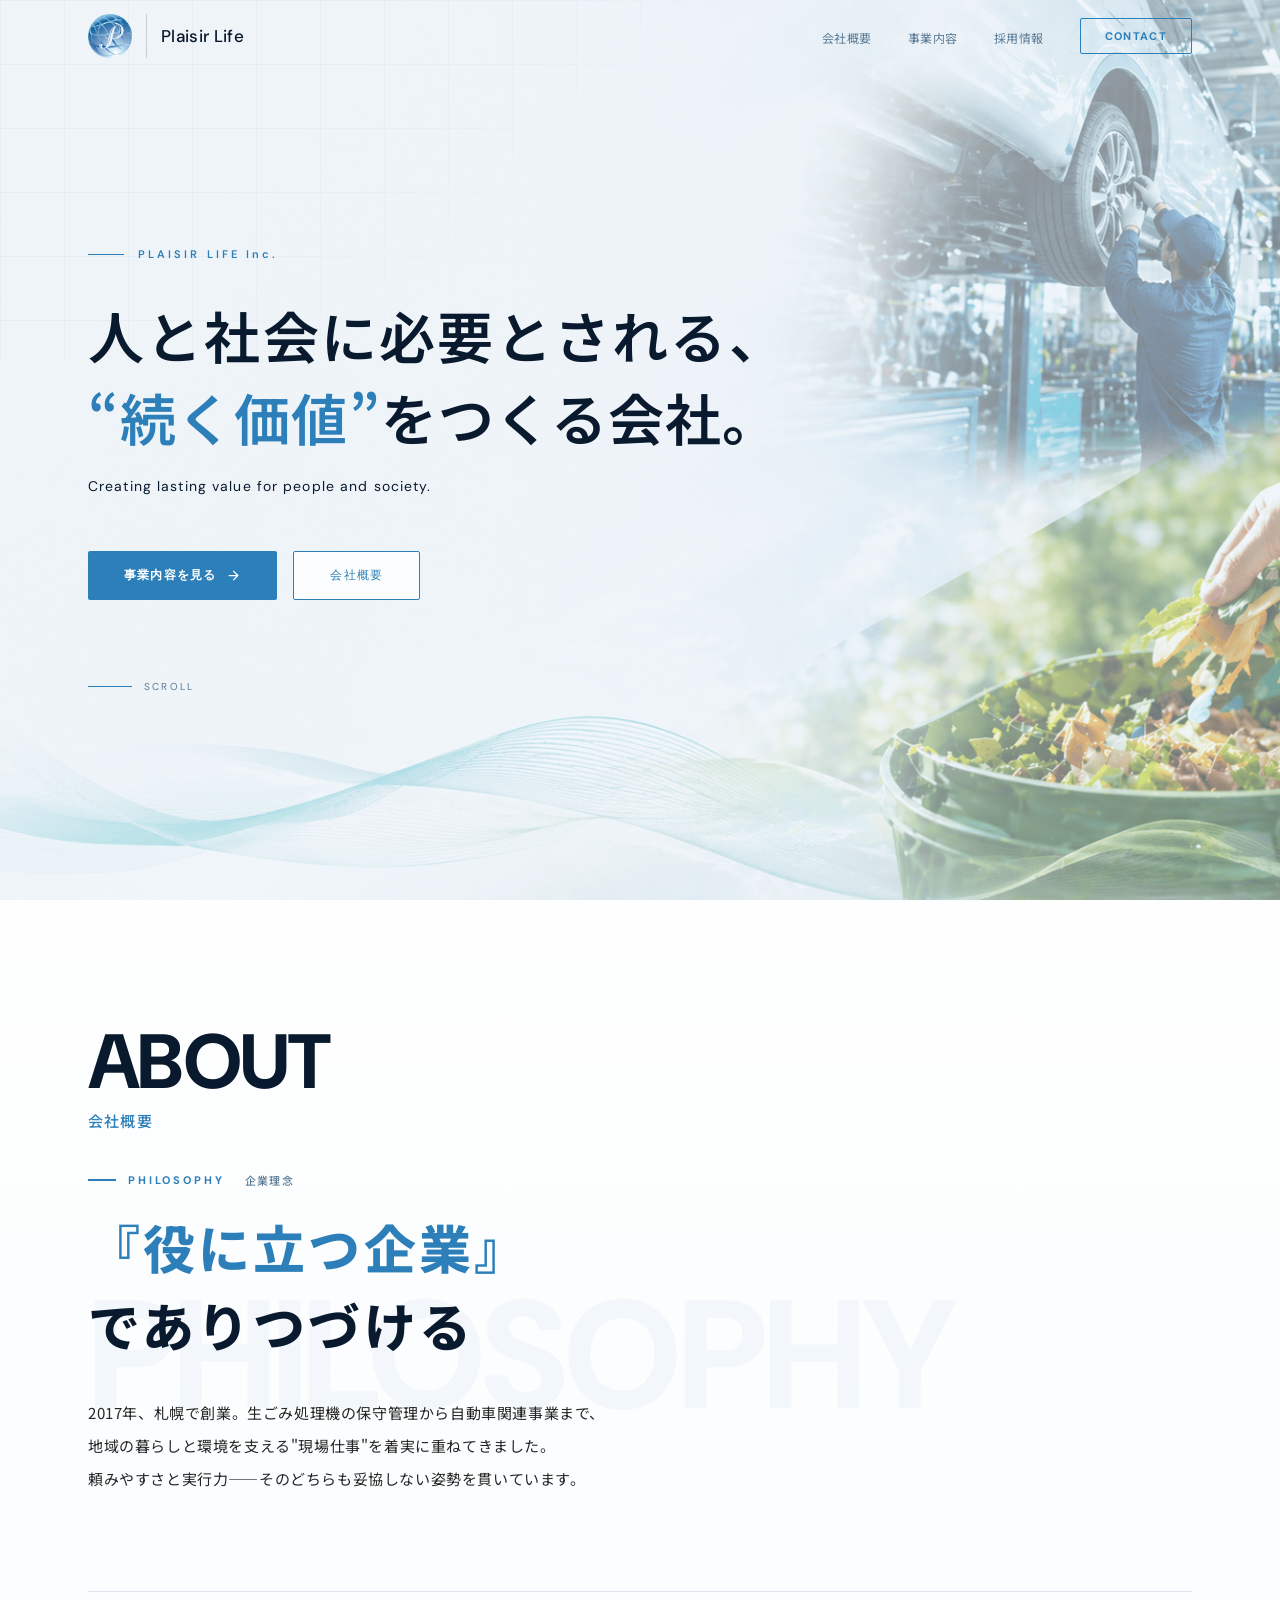
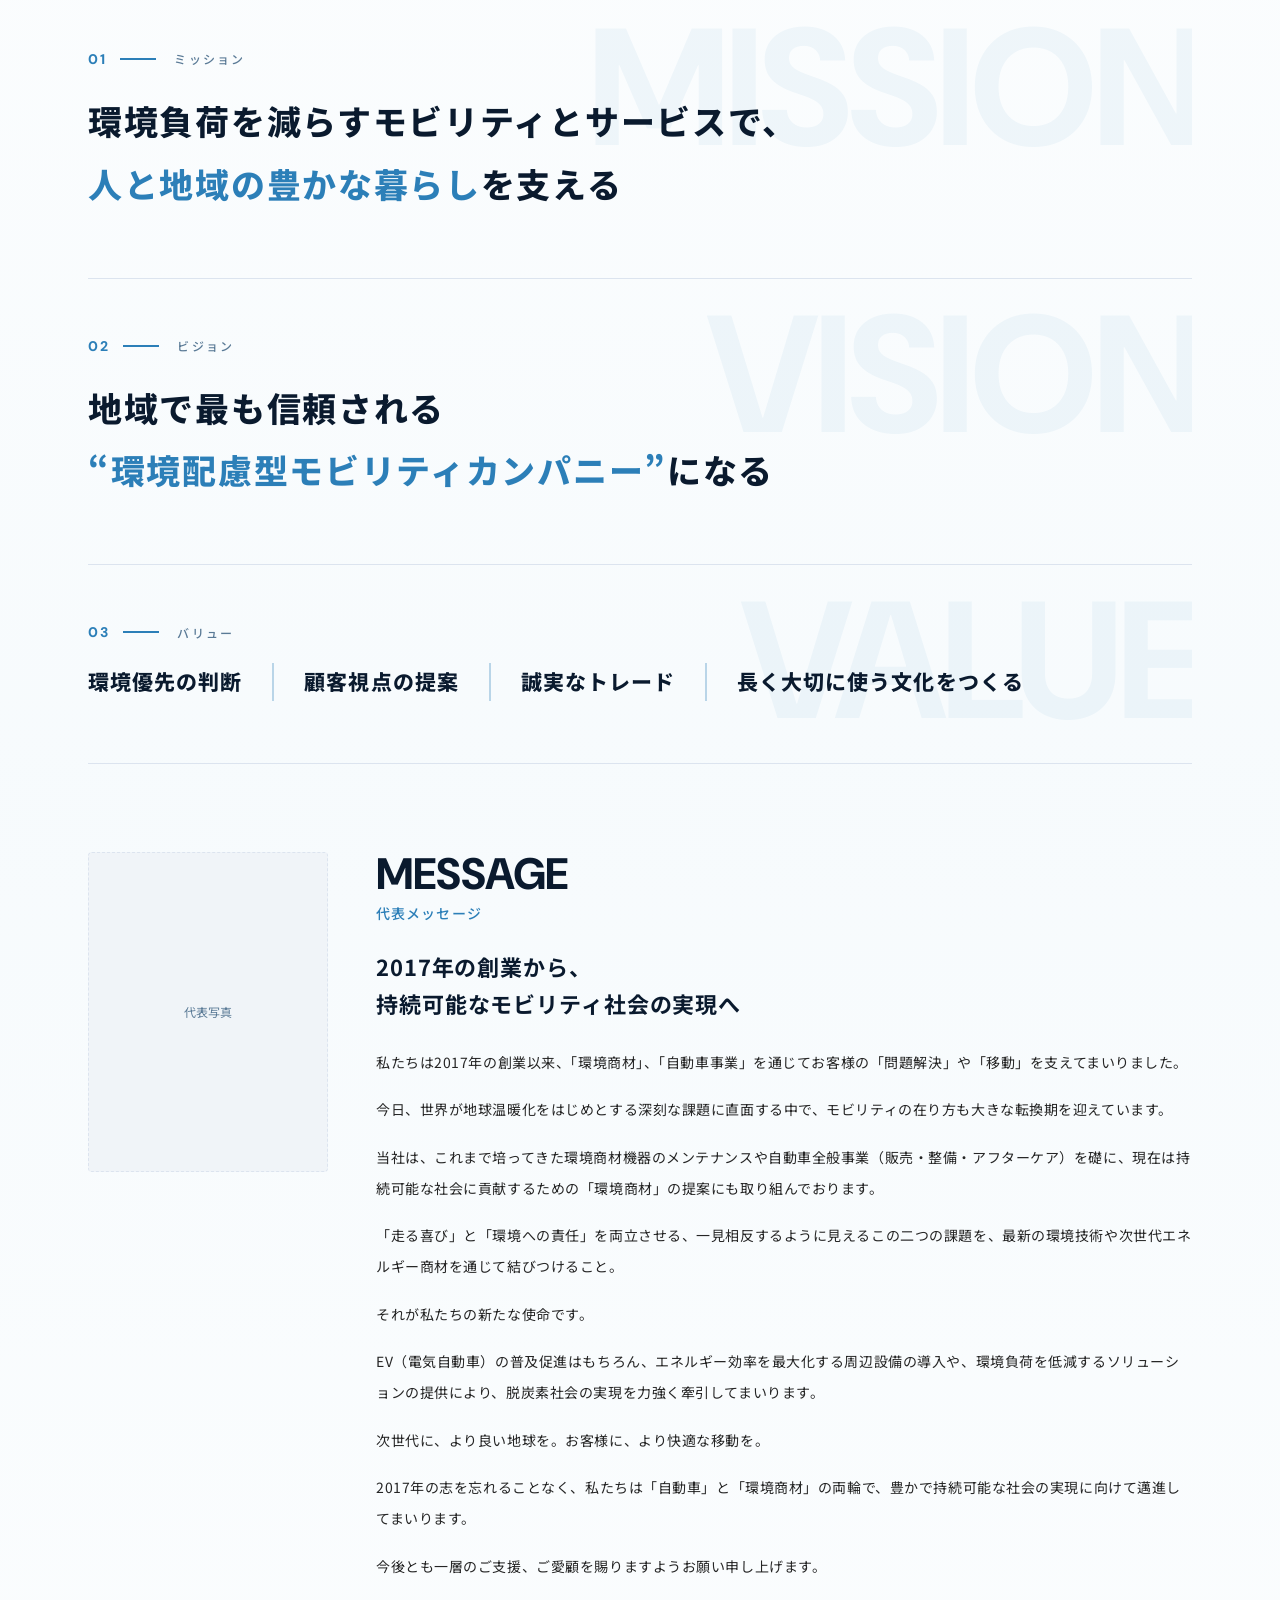
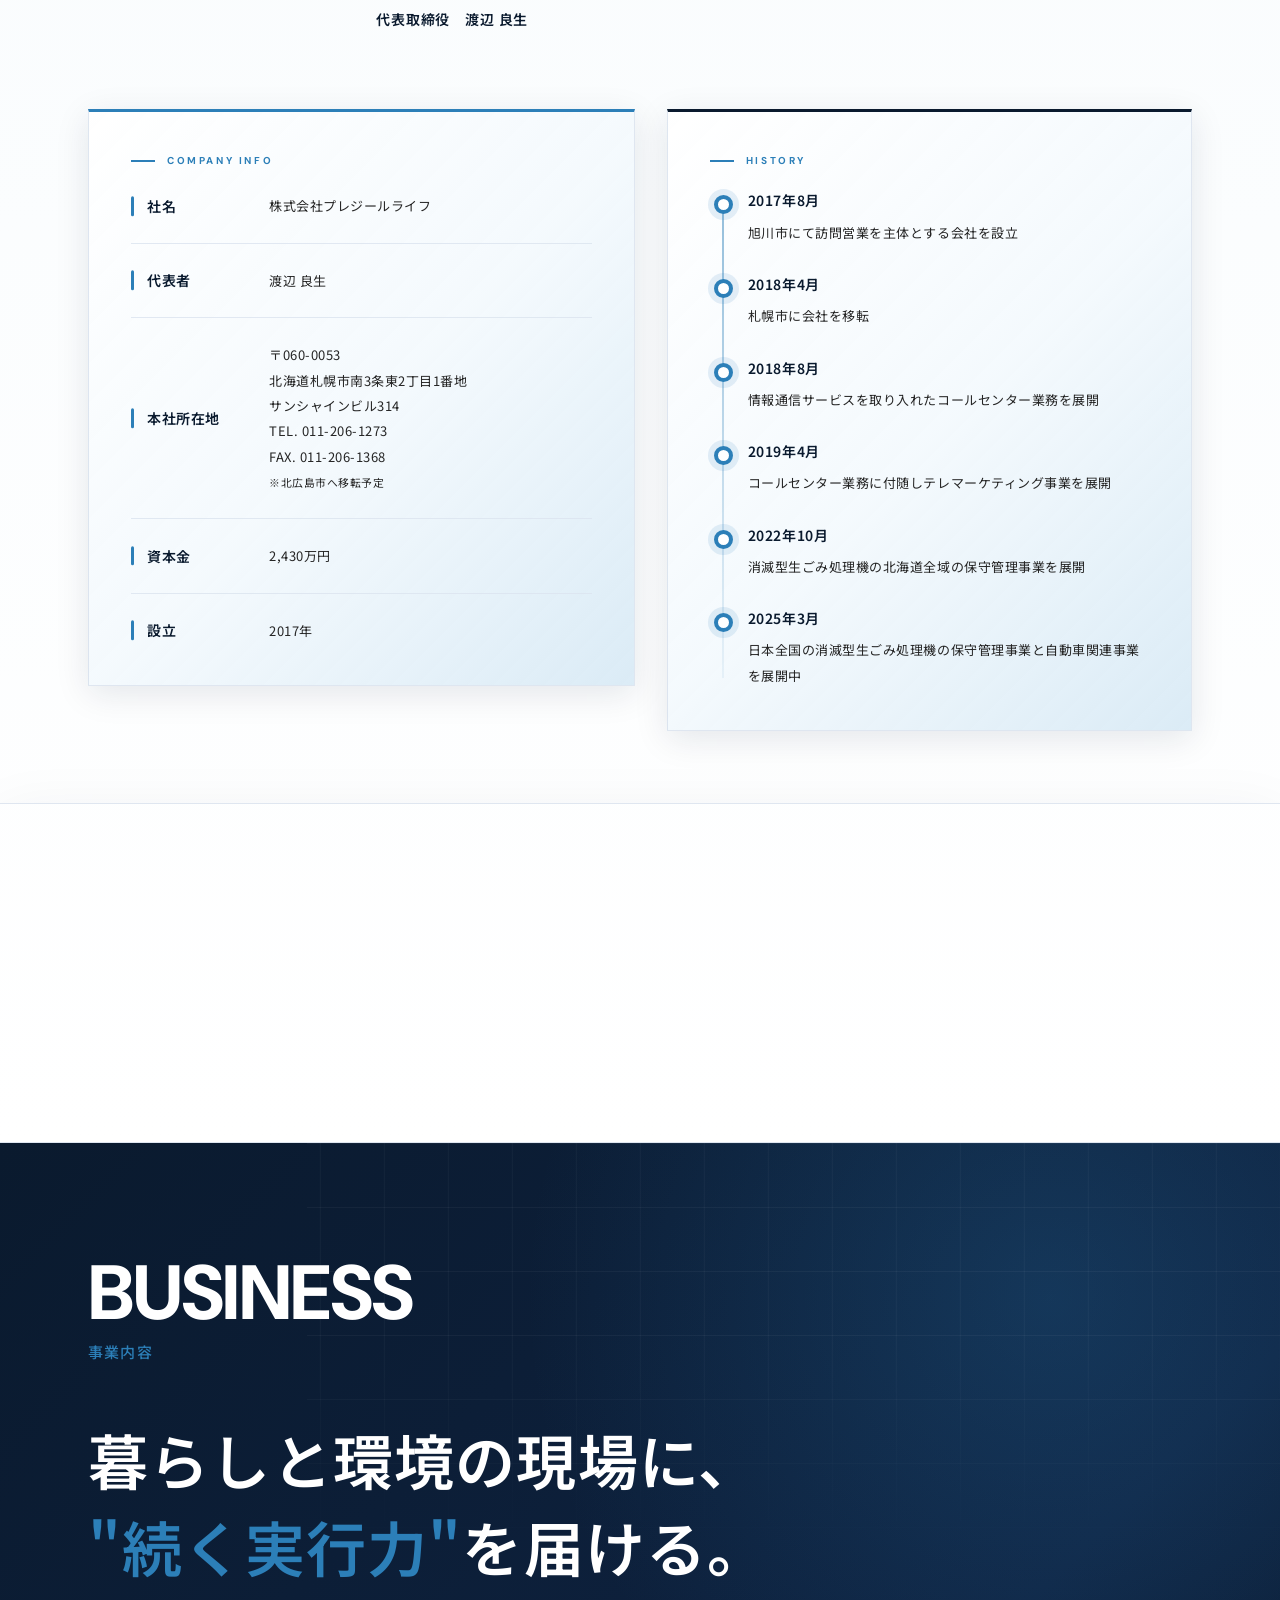
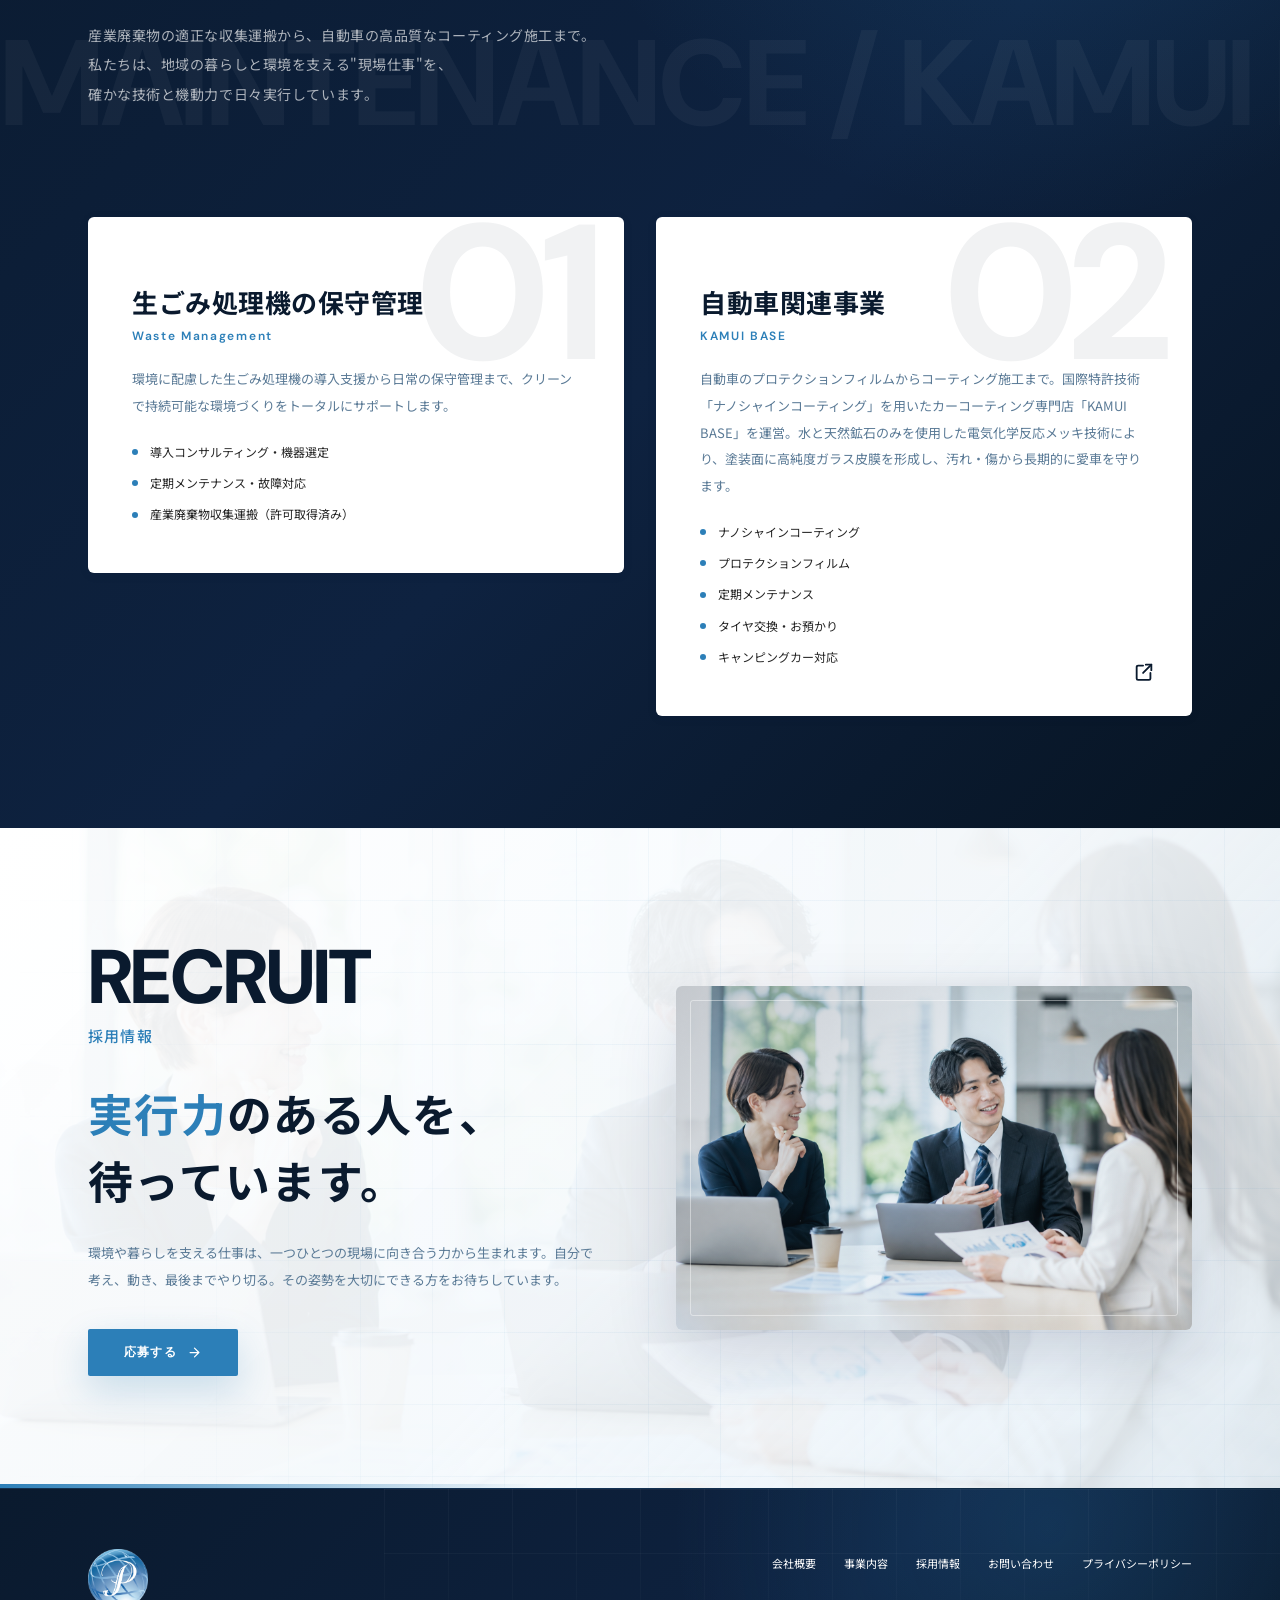
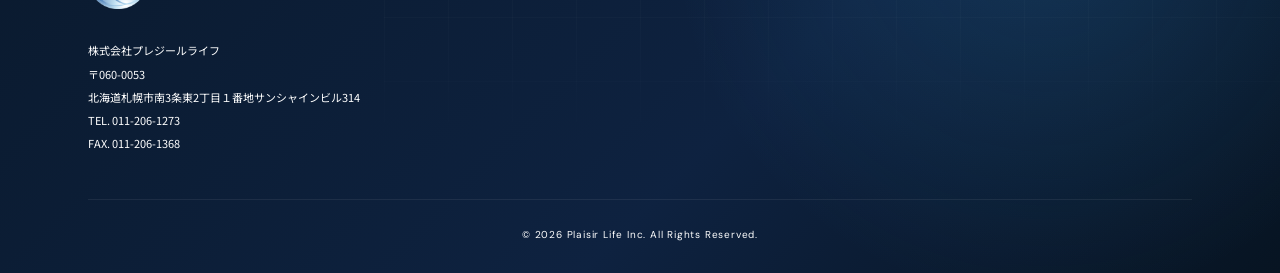
<file: index.html>
<!DOCTYPE html>
<html lang="ja">
<head>
<meta charset="UTF-8">
<meta name="viewport" content="width=device-width,initial-scale=1.0">
<title>Plaisir Life | 頼みやすさと実行力、どちらも妥協しない。</title>
<link rel="preconnect" href="https://fonts.googleapis.com">
<link rel="stylesheet" href="https://fonts.googleapis.com/css2?family=Noto+Sans+JP:wght@300;400;500;600;700&family=DM+Sans:ital,opsz,wght@0,9..40,300;0,9..40,400;0,9..40,500;0,9..40,600;0,9..40,700;0,9..40,800;1,9..40,300&display=swap">
<link rel="stylesheet" href="css/common.css">
<link rel="stylesheet" href="css/index.css">
</head>
<body class="page-top">

<!-- HEADER -->
<header id="hd">
  <div class="hd-inner">
    <a href="index.html" class="logo"><img src="img/plaisir-life_logo.png" alt="Plaisir Life"><span class="logo-txt">Plaisir Life</span></a>
    <ul class="nav">
      <li><a href="index.html#about">会社概要</a></li>
      <li><a href="index.html#biz">事業内容</a></li>
      <li><a href="index.html#rec">採用情報</a></li>
      <li><a href="contact.html" class="nav-cta"><span>CONTACT</span></a></li>
    </ul>
    <button class="hbg" id="hbg" aria-label="メニュー"><i></i><i></i><i></i></button>
  </div>
  <nav id="mnav">
    <a href="index.html#about" onclick="cm()">会社概要</a>
    <a href="index.html#biz"   onclick="cm()">事業内容</a>
    <a href="index.html#rec"   onclick="cm()">採用情報</a>
    <a href="contact.html"     onclick="cm()">お問い合わせ</a>
  </nav>
</header>

<!-- HERO -->
<section id="hero">
  <div class="hero-c">
    <p class="hero-eyebrow">PLAISIR LIFE Inc.</p>
    <h1 class="hero-h1">
      人と社会に必要とされる、<br>
      <strong><em>“続く価値”</em>をつくる会社。</strong>
    </h1>
    <p class="hero-sub">Creating lasting value for people and society.</p>
    <div class="hero-btns">
      <a href="#biz" class="btn-fill">
        <span>事業内容を見る</span>
        <svg class="arr" width="15" height="15" viewBox="0 0 24 24" fill="none" stroke="currentColor" stroke-width="2" stroke-linecap="round" stroke-linejoin="round"><path d="M5 12h14M12 5l7 7-7 7"/></svg>
      </a>
      <a href="#about" class="btn-ghost">会社概要</a>
    </div>
    <div class="hero-scroll">
      <span class="scroll-bar"></span>SCROLL
    </div>
  </div>
</section>

<!-- ABOUT -->
<section id="about">
  <div class="wrap">
    <div class="about-head fi">
      <h2 class="about-h2">ABOUT<small>会社概要</small></h2>
    </div>
    <div class="about-philosophy-banner fi d1">
      <p class="phil-eyebrow">PHILOSOPHY<small>企業理念</small></p>
      <p class="phil-headline"><span class="phil-accent">『役に立つ企業』</span><br>でありつづける</p>
      <div class="phil-bar"></div>
      <p class="phil-sub">
        2017年、札幌で創業。生ごみ処理機の保守管理から自動車関連事業まで、<br>
        地域の暮らしと環境を支える"現場仕事"を着実に重ねてきました。<br>
        頼みやすさと実行力——そのどちらも妥協しない姿勢を貫いています。
      </p>
    </div>

    <div class="mvv-editorial">
      <div class="mvv-row fi">
        <span class="mvv-ghost" aria-hidden="true">MISSION</span>
        <div class="mvv-row-head">
          <span class="mvv-num">01</span>
          <span class="mvv-jp">ミッション</span>
        </div>
        <p class="mvv-copy">環境負荷を減らすモビリティとサービスで、<br><em>人と地域の豊かな暮らし</em>を支える</p>
      </div>
      <div class="mvv-row fi d1">
        <span class="mvv-ghost" aria-hidden="true">VISION</span>
        <div class="mvv-row-head">
          <span class="mvv-num">02</span>
          <span class="mvv-jp">ビジョン</span>
        </div>
        <p class="mvv-copy">地域で最も信頼される<br><em>“環境配慮型モビリティカンパニー”</em>になる</p>
      </div>
      <div class="mvv-row fi d2">
        <span class="mvv-ghost" aria-hidden="true">VALUE</span>
        <div class="mvv-row-head">
          <span class="mvv-num">03</span>
          <span class="mvv-jp">バリュー</span>
        </div>
        <ul class="mvv-values">
          <li>環境優先の判断</li>
          <li>顧客視点の提案</li>
          <li>誠実なトレード</li>
          <li>長く大切に使う文化をつくる</li>
        </ul>
      </div>
    </div>

    <div class="about-message fi d2">
      <div class="message-inner">
        <div class="message-photo">
          <div class="message-photo-placeholder">
            <p>代表写真</p>
          </div>
        </div>
        <div class="message-body">
          <p class="message-lbl">MESSAGE<small>代表メッセージ</small></p>
          <h3 class="message-h">2017年の創業から、<br>持続可能なモビリティ社会の実現へ</h3>
          <p class="message-txt">私たちは2017年の創業以来、「環境商材」、「自動車事業」を通じてお客様の「問題解決」や「移動」を支えてまいりました。</p>
          <p class="message-txt">今日、世界が地球温暖化をはじめとする深刻な課題に直面する中で、モビリティの在り方も大きな転換期を迎えています。</p>
          <p class="message-txt">当社は、これまで培ってきた環境商材機器のメンテナンスや自動車全般事業（販売・整備・アフターケア）を礎に、現在は持続可能な社会に貢献するための「環境商材」の提案にも取り組んでおります。</p>
          <p class="message-txt">「走る喜び」と「環境への責任」を両立させる、一見相反するように見えるこの二つの課題を、最新の環境技術や次世代エネルギー商材を通じて結びつけること。</p>
          <p class="message-txt">それが私たちの新たな使命です。</p>
          <p class="message-txt">EV（電気自動車）の普及促進はもちろん、エネルギー効率を最大化する周辺設備の導入や、環境負荷を低減するソリューションの提供により、脱炭素社会の実現を力強く牽引してまいります。</p>
          <p class="message-txt">次世代に、より良い地球を。お客様に、より快適な移動を。</p>
          <p class="message-txt">2017年の志を忘れることなく、私たちは「自動車」と「環境商材」の両輪で、豊かで持続可能な社会の実現に向けて邁進してまいります。</p>
          <p class="message-txt">今後とも一層のご支援、ご愛顧を賜りますようお願い申し上げます。</p>
          <p class="message-name">代表取締役　渡辺 良生</p>
        </div>
      </div>
    </div>

    <div class="about-grid">
      <!-- 左：会社情報 -->
      <div class="about-info fi d1">
        <p class="about-block-lbl">COMPANY INFO</p>
        <dl class="abt-list">
          <div>
            <dt>社名</dt>
            <dd>株式会社プレジールライフ</dd>
          </div>
          <div>
            <dt>代表者</dt>
            <dd>渡辺 良生</dd>
          </div>
          <div>
            <dt>本社所在地</dt>
            <dd>〒060-0053<br>北海道札幌市南3条東2丁目1番地<br>サンシャインビル314<br>TEL. 011-206-1273<br>FAX. 011-206-1368<br><small>※北広島市へ移転予定</small></dd>
          </div>
          <div>
            <dt>資本金</dt>
            <dd>2,430万円</dd>
          </div>
          <div>
            <dt>設立</dt>
            <dd>2017年</dd>
          </div>
        </dl>
      </div>
      <!-- 右：沿革 -->
      <div class="about-history fi d2">
        <p class="about-block-lbl">HISTORY</p>
        <div class="hist-list">
          <div class="hist-item">
            <p class="hist-yr">2017年8月</p>
            <p class="hist-txt">旭川市にて訪問営業を主体とする会社を設立</p>
          </div>
          <div class="hist-item">
            <p class="hist-yr">2018年4月</p>
            <p class="hist-txt">札幌市に会社を移転</p>
          </div>
          <div class="hist-item">
            <p class="hist-yr">2018年8月</p>
            <p class="hist-txt">情報通信サービスを取り入れたコールセンター業務を展開</p>
          </div>
          <div class="hist-item">
            <p class="hist-yr">2019年4月</p>
            <p class="hist-txt">コールセンター業務に付随しテレマーケティング事業を展開</p>
          </div>
          <div class="hist-item">
            <p class="hist-yr">2022年10月</p>
            <p class="hist-txt">消滅型生ごみ処理機の北海道全域の保守管理事業を展開</p>
          </div>
          <div class="hist-item">
            <p class="hist-yr">2025年3月</p>
            <p class="hist-txt">日本全国の消滅型生ごみ処理機の保守管理事業と自動車関連事業を展開中</p>
          </div>
        </div>
      </div>
    </div>
    <div class="about-map fi d2" aria-label="本社所在地の地図">
      <iframe
        src="https://www.google.com/maps/embed?pb=!1m18!1m12!1m3!1d2915.216826056278!2d141.35674947625057!3d43.05790709072885!2m3!1f0!2f0!3f0!3m2!1i1024!2i768!4f13.1!3m3!1m2!1s0x5f0b29915bbbdcdf%3A0x526c5a525ed2a4df!2z44ix44OX44Os44K444O844Or44Op44Kk44OV!5e0!3m2!1sja!2sjp!4v1777887358485!5m2!1sja!2sjp"
        title="株式会社プレジールライフ 本社所在地"
        loading="lazy"
        referrerpolicy="no-referrer-when-downgrade"></iframe>
    </div>
  </div>
</section>

<!-- BUSINESS -->
<section id="biz">
  <div class="wrap">
    <div class="biz-head fi">
      <h2 class="biz-h2">BUSINESS<small>事業内容</small></h2>
    </div>
    <div class="biz-lead fi d1">
      <h3 class="biz-lead-h">
        暮らしと環境の現場に、<br>
        <em>"続く実行力"</em>を届ける。
      </h3>
      <p class="biz-lead-sub">
        産業廃棄物の適正な収集運搬から、自動車の高品質なコーティング施工まで。<br>
        私たちは、地域の暮らしと環境を支える"現場仕事"を、<br>
        確かな技術と機動力で日々実行しています。
      </p>
    </div>
    <div class="biz-grid">
      <article class="biz-card fi d2">
        <div class="biz-card-body">
          <span class="biz-card-num">01</span>
          <h3 class="biz-card-title">生ごみ処理機の保守管理</h3>
          <p class="biz-card-sub">Waste Management</p>
          <p class="biz-card-desc">環境に配慮した生ごみ処理機の導入支援から日常の保守管理まで、クリーンで持続可能な環境づくりをトータルにサポートします。</p>
          <div class="biz-card-pts">
            <div class="biz-card-pt"><span>導入コンサルティング・機器選定</span></div>
            <div class="biz-card-pt"><span>定期メンテナンス・故障対応</span></div>
            <div class="biz-card-pt"><span>産業廃棄物収集運搬（許可取得済み）</span></div>
          </div>
        </div>
      </article>
      <a class="biz-card biz-card--link fi d3" href="https://kamui-base.com/" target="_blank" rel="noopener noreferrer">
        <div class="biz-card-body">
          <span class="biz-card-num">02</span>
          <h3 class="biz-card-title">自動車関連事業</h3>
          <p class="biz-card-sub">KAMUI BASE</p>
          <p class="biz-card-desc">自動車のプロテクションフィルムからコーティング施工まで。国際特許技術「ナノシャインコーティング」を用いたカーコーティング専門店「KAMUI BASE」を運営。水と天然鉱石のみを使用した電気化学反応メッキ技術により、塗装面に高純度ガラス皮膜を形成し、汚れ・傷から長期的に愛車を守ります。</p>
          <div class="biz-card-pts">
            <div class="biz-card-pt"><span>ナノシャインコーティング</span></div>
            <div class="biz-card-pt"><span>プロテクションフィルム</span></div>
            <div class="biz-card-pt"><span>定期メンテナンス</span></div>
            <div class="biz-card-pt"><span>タイヤ交換・お預かり</span></div>
            <div class="biz-card-pt"><span>キャンピングカー対応</span></div>
          </div>
          <span class="biz-card-extlink" aria-hidden="true">
            <svg width="22" height="22" viewBox="0 0 24 24" fill="none" stroke="currentColor" stroke-width="2" stroke-linecap="round" stroke-linejoin="round">
              <path d="M14 4h6v6"/>
              <path d="M20 4l-9 9"/>
              <path d="M19 13v6a1.5 1.5 0 0 1-1.5 1.5h-12A1.5 1.5 0 0 1 4 19V6.5A1.5 1.5 0 0 1 5.5 5H11"/>
            </svg>
          </span>
        </div>
      </a>
    </div>
  </div>
</section>

<!-- RECRUIT -->
<section id="rec">
  <div class="wrap">
    <div class="rec-grid">
      <div class="fi">
        <div class="rec-head">
          <h2 class="rec-h2">RECRUIT<small>採用情報</small></h2>
        </div>
        <h3 class="rec-copy"><span>実行力</span>のある人を、<br>待っています。</h3>
        <p class="rec-lead">環境や暮らしを支える仕事は、一つひとつの現場に向き合う力から生まれます。自分で考え、動き、最後までやり切る。その姿勢を大切にできる方をお待ちしています。</p>
        <a href="contact.html" class="btn-fill">
          <span>応募する</span>
          <svg class="arr" width="15" height="15" viewBox="0 0 24 24" fill="none" stroke="currentColor" stroke-width="2" stroke-linecap="round" stroke-linejoin="round"><path d="M5 12h14M12 5l7 7-7 7"/></svg>
        </a>
      </div>
      <div class="rec-photo fi fr d1">
        <img src="img/recruit-interview.png" alt="採用面談の様子" loading="lazy">
      </div>
    </div>
  </div>
</section>

<!-- FOOTER -->
<footer>
  <div class="ft-inner">
    <div class="ft-top">
      <div>
        <div class="ft-logo"><img src="img/footer_logo.png" alt="Plaisir Life"></div>
        <div class="ft-addr">株式会社プレジールライフ<br>〒060-0053<br>北海道札幌市南3条東2丁目１番地サンシャインビル314<br>TEL. 011-206-1273<br>FAX. 011-206-1368</div>
      </div>
      <ul class="ft-links">
        <li><a href="index.html#about">会社概要</a></li>
        <li><a href="index.html#biz">事業内容</a></li>
        <li><a href="index.html#rec">採用情報</a></li>
        <li><a href="contact.html">お問い合わせ</a></li>
        <li><a href="privacy.html">プライバシーポリシー</a></li>
      </ul>
    </div>
    <p class="ft-copy">© 2026 Plaisir Life Inc. All Rights Reserved.</p>
  </div>
</footer>

<script src="js/common.js"></script>
<script src="js/index.js"></script>
</body>
</html>
</file>
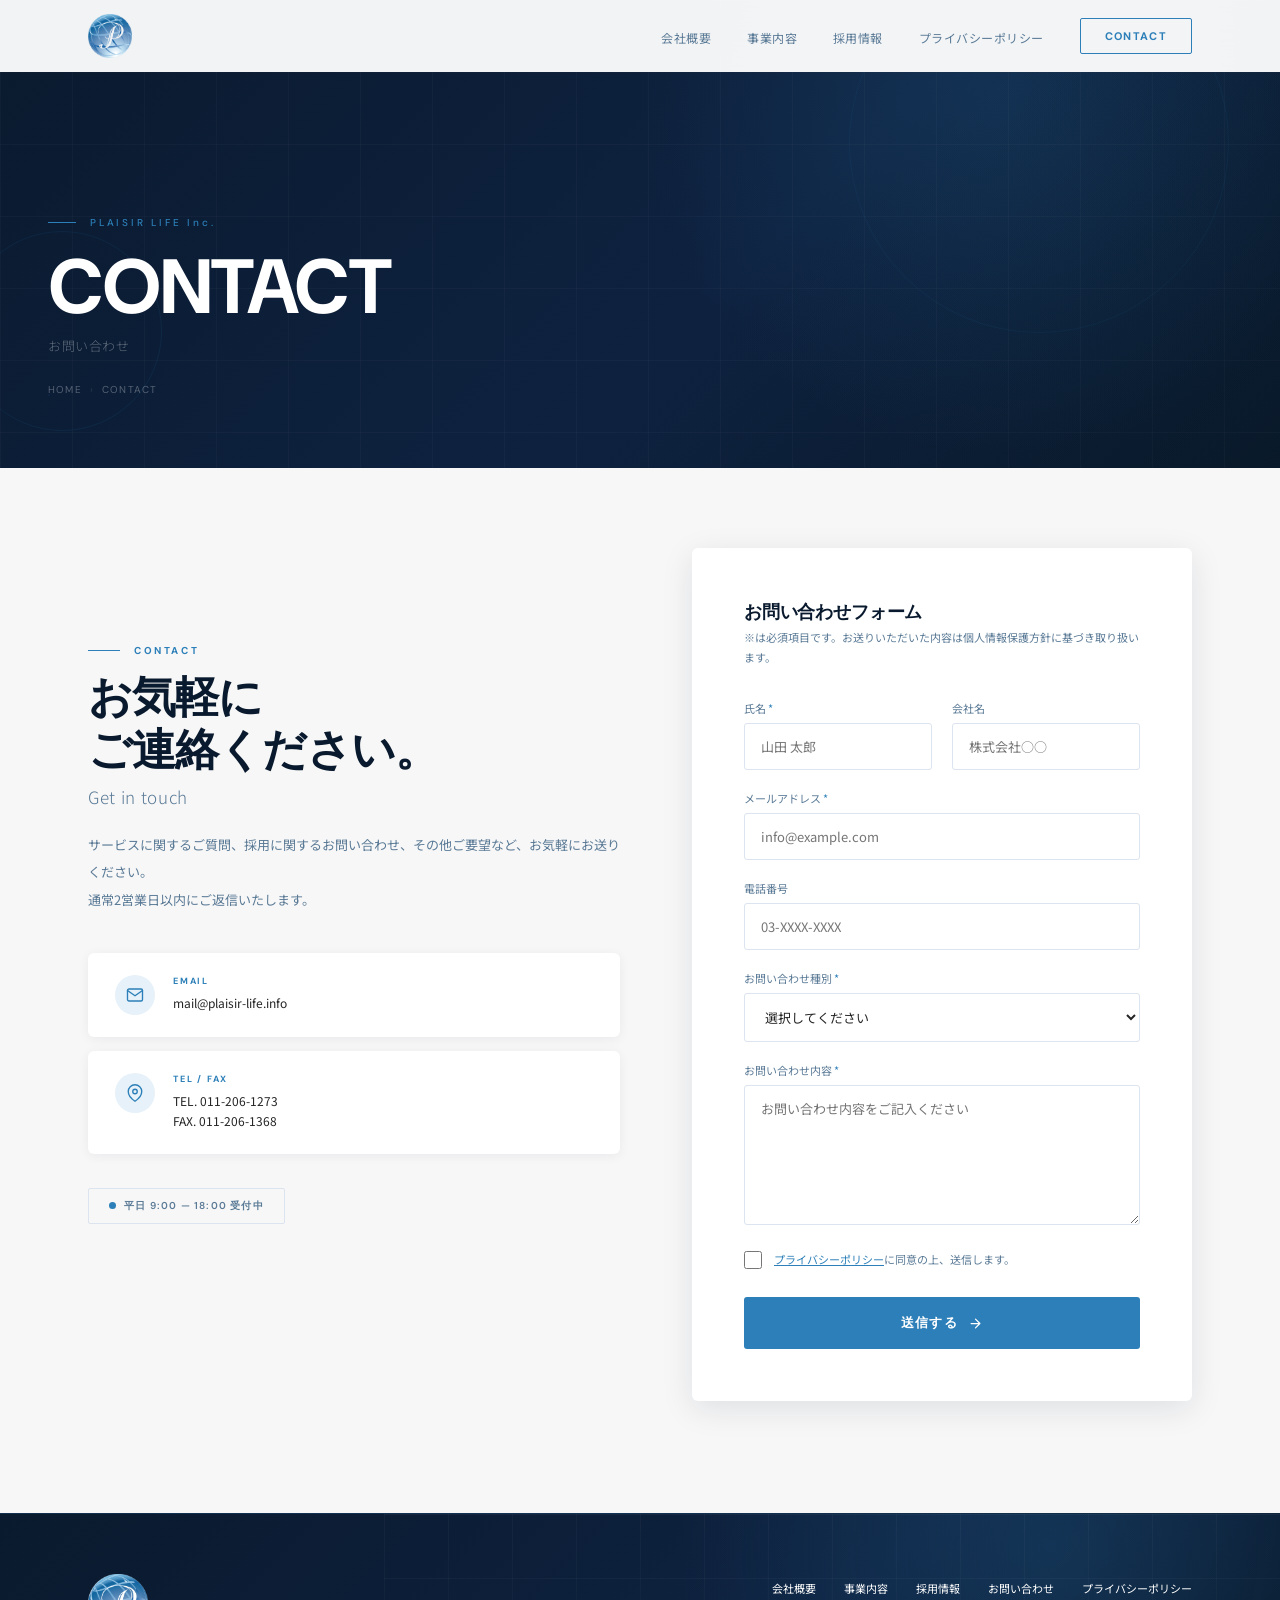
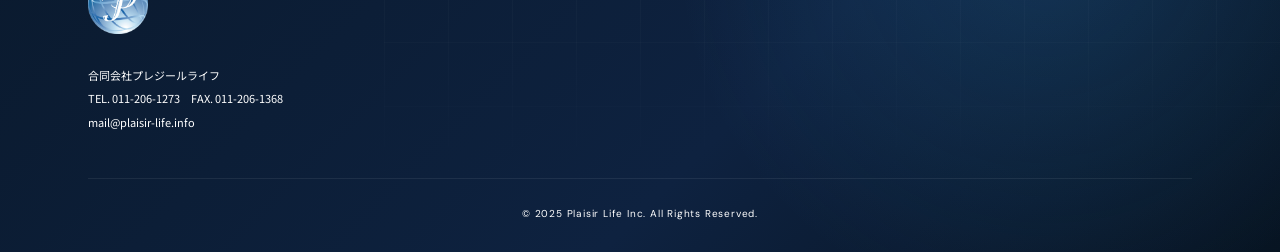
<file: contact.html>
<!DOCTYPE html>
<html lang="ja">
<head>
<meta charset="UTF-8">
<meta name="viewport" content="width=device-width,initial-scale=1.0">
<title>お問い合わせ | Plaisir Life</title>
<link rel="preconnect" href="https://fonts.googleapis.com">
<link rel="stylesheet" href="https://fonts.googleapis.com/css2?family=Noto+Sans+JP:wght@300;400;500;700&family=DM+Sans:ital,opsz,wght@0,9..40,300;0,9..40,400;0,9..40,500;0,9..40,700;0,9..40,800;1,9..40,300&display=swap">
<link rel="stylesheet" href="css/common.css">
<link rel="stylesheet" href="css/contact.css">
</head>
<body class="page-sub">

<!-- HEADER -->
<header id="hd">
  <div class="hd-inner">
    <a href="index.html" class="logo"><img src="img/plaisir-life_logo.png" alt="Plaisir Life"></a>
    <ul class="nav">
      <li><a href="index.html#about">会社概要</a></li>
      <li><a href="index.html#biz">事業内容</a></li>
      <li><a href="index.html#rec">採用情報</a></li>
      <li><a href="privacy.html">プライバシーポリシー</a></li>
      <li><a href="contact.html" class="nav-cta"><span>CONTACT</span></a></li>
    </ul>
    <button class="hbg" id="hbg" aria-label="メニュー"><i></i><i></i><i></i></button>
  </div>
  <nav id="mnav">
    <a href="index.html#about" onclick="cm()">会社概要</a>
    <a href="index.html#biz"   onclick="cm()">事業内容</a>
    <a href="index.html#rec"   onclick="cm()">採用情報</a>
    <a href="privacy.html"     onclick="cm()">プライバシーポリシー</a>
    <a href="contact.html"     onclick="cm()">お問い合わせ</a>
  </nav>
</header>

<!-- PAGE HERO -->
<section id="page-hero">
  <div class="page-hero-bg"></div>
  <div class="ph-ring"></div>
  <div class="ph-ring"></div>
  <div class="ph-ring"></div>
  <div class="page-hero-c">
    <p class="ph-eyebrow">PLAISIR LIFE Inc.</p>
    <h1 class="ph-h1">CONTACT</h1>
    <p class="ph-sub">お問い合わせ</p>
    <div class="breadcrumb">
      <a href="index.html">HOME</a>
      <span class="breadcrumb-sep">›</span>
      <span>CONTACT</span>
    </div>
  </div>
</section>

<!-- CONTACT BODY -->
<section id="contact-body">
  <div class="wrap">
    <div class="contact-layout">

      <!-- 左：インフォ -->
      <div class="contact-info fi">
        <div class="sl"><span>Contact</span></div>
        <h2 class="contact-h2">お気軽に<br>ご連絡ください。<small>Get in touch</small></h2>
        <p class="contact-lead">サービスに関するご質問、採用に関するお問い合わせ、その他ご要望など、お気軽にお送りください。<br>通常2営業日以内にご返信いたします。</p>

        <div class="info-card fi d1">
          <div class="info-icon">
            <svg width="18" height="18" viewBox="0 0 24 24" fill="none" stroke="#2c7fb8" stroke-width="1.8" stroke-linecap="round" stroke-linejoin="round"><path d="M4 4h16c1.1 0 2 .9 2 2v12c0 1.1-.9 2-2 2H4c-1.1 0-2-.9-2-2V6c0-1.1.9-2 2-2z"/><polyline points="22,6 12,13 2,6"/></svg>
          </div>
          <div class="info-text">
            <p>EMAIL</p>
            <p>mail@plaisir-life.info</p>
          </div>
        </div>

        <div class="info-card fi d2">
          <div class="info-icon">
            <svg width="18" height="18" viewBox="0 0 24 24" fill="none" stroke="#2c7fb8" stroke-width="1.8" stroke-linecap="round" stroke-linejoin="round"><path d="M21 10c0 7-9 13-9 13S3 17 3 10a9 9 0 0 1 18 0z"/><circle cx="12" cy="10" r="3"/></svg>
          </div>
          <div class="info-text">
            <p>TEL / FAX</p>
            <p>TEL. 011-206-1273<br>FAX. 011-206-1368</p>
          </div>
        </div>


        <div class="hours-badge fi d3">
          <span class="hours-dot"></span>
          平日 9:00 — 18:00 受付中
        </div>
      </div>

      <!-- 右：フォーム -->
      <div class="fi d1">
        <div class="form-card">
          <div id="form-area">
            <h3 class="form-h3">お問い合わせフォーム</h3>
            <p class="form-sub">※は必須項目です。お送りいただいた内容は個人情報保護方針に基づき取り扱います。</p>
            <form id="cform" onsubmit="hs(event)">
              <div class="frow">
                <div>
                  <label class="flbl">氏名 <span class="req">*</span></label>
                  <input type="text" name="name" placeholder="山田 太郎" required>
                </div>
                <div>
                  <label class="flbl">会社名</label>
                  <input type="text" name="company" placeholder="株式会社○○">
                </div>
              </div>
              <div class="fg">
                <label class="flbl">メールアドレス <span class="req">*</span></label>
                <input type="email" name="email" placeholder="info@example.com" required>
              </div>
              <div class="fg">
                <label class="flbl">電話番号</label>
                <input type="tel" name="tel" placeholder="03-XXXX-XXXX">
              </div>
              <div class="fg">
                <label class="flbl">お問い合わせ種別 <span class="req">*</span></label>
                <select name="type" required>
                  <option value="">選択してください</option>
                  <option>サービスについて</option>
                  <option>KAMUI BASEについて</option>
                  <option>採用について</option>
                  <option>その他</option>
                </select>
              </div>
              <div class="fg">
                <label class="flbl">お問い合わせ内容 <span class="req">*</span></label>
                <textarea name="body" placeholder="お問い合わせ内容をご記入ください" required></textarea>
              </div>
              <label class="privacy-check">
                <input type="checkbox" required>
                <span><a href="privacy.html">プライバシーポリシー</a>に同意の上、送信します。</span>
              </label>
              <button type="submit" class="sbtn" id="sbtn">
                <span>送信する</span>
                <svg class="arr" width="15" height="15" viewBox="0 0 24 24" fill="none" stroke="currentColor" stroke-width="2" stroke-linecap="round" stroke-linejoin="round"><path d="M5 12h14M12 5l7 7-7 7"/></svg>
              </button>
            </form>
          </div>
          <div class="form-done" id="form-done">
            <div class="done-icon">
              <svg width="28" height="28" viewBox="0 0 24 24" fill="none" stroke="#2c7fb8" stroke-width="2" stroke-linecap="round" stroke-linejoin="round"><polyline points="20 6 9 17 4 12"/></svg>
            </div>
            <h3>送信が完了しました</h3>
            <p>お問い合わせありがとうございます。<br>内容を確認のうえ、2営業日以内にご返信いたします。</p>
          </div>
        </div>
      </div>

    </div>
  </div>
</section>

<!-- FOOTER -->
<footer>
  <div class="ft-inner">
    <div class="ft-top">
      <div>
        <div class="ft-logo"><img src="img/footer_logo.png" alt="Plaisir Life"></div>
        <div class="ft-addr">合同会社プレジールライフ<br>TEL. 011-206-1273　FAX. 011-206-1368<br>mail@plaisir-life.info</div>
      </div>
      <ul class="ft-links">
        <li><a href="index.html#about">会社概要</a></li>
        <li><a href="index.html#biz">事業内容</a></li>
        <li><a href="index.html#rec">採用情報</a></li>
        <li><a href="contact.html">お問い合わせ</a></li>
        <li><a href="privacy.html">プライバシーポリシー</a></li>
      </ul>
    </div>
    <p class="ft-copy">© 2025 Plaisir Life Inc. All Rights Reserved.</p>
  </div>
</footer>

<script src="js/common.js"></script>
<script src="js/contact.js"></script>
</body>
</html>
</file>
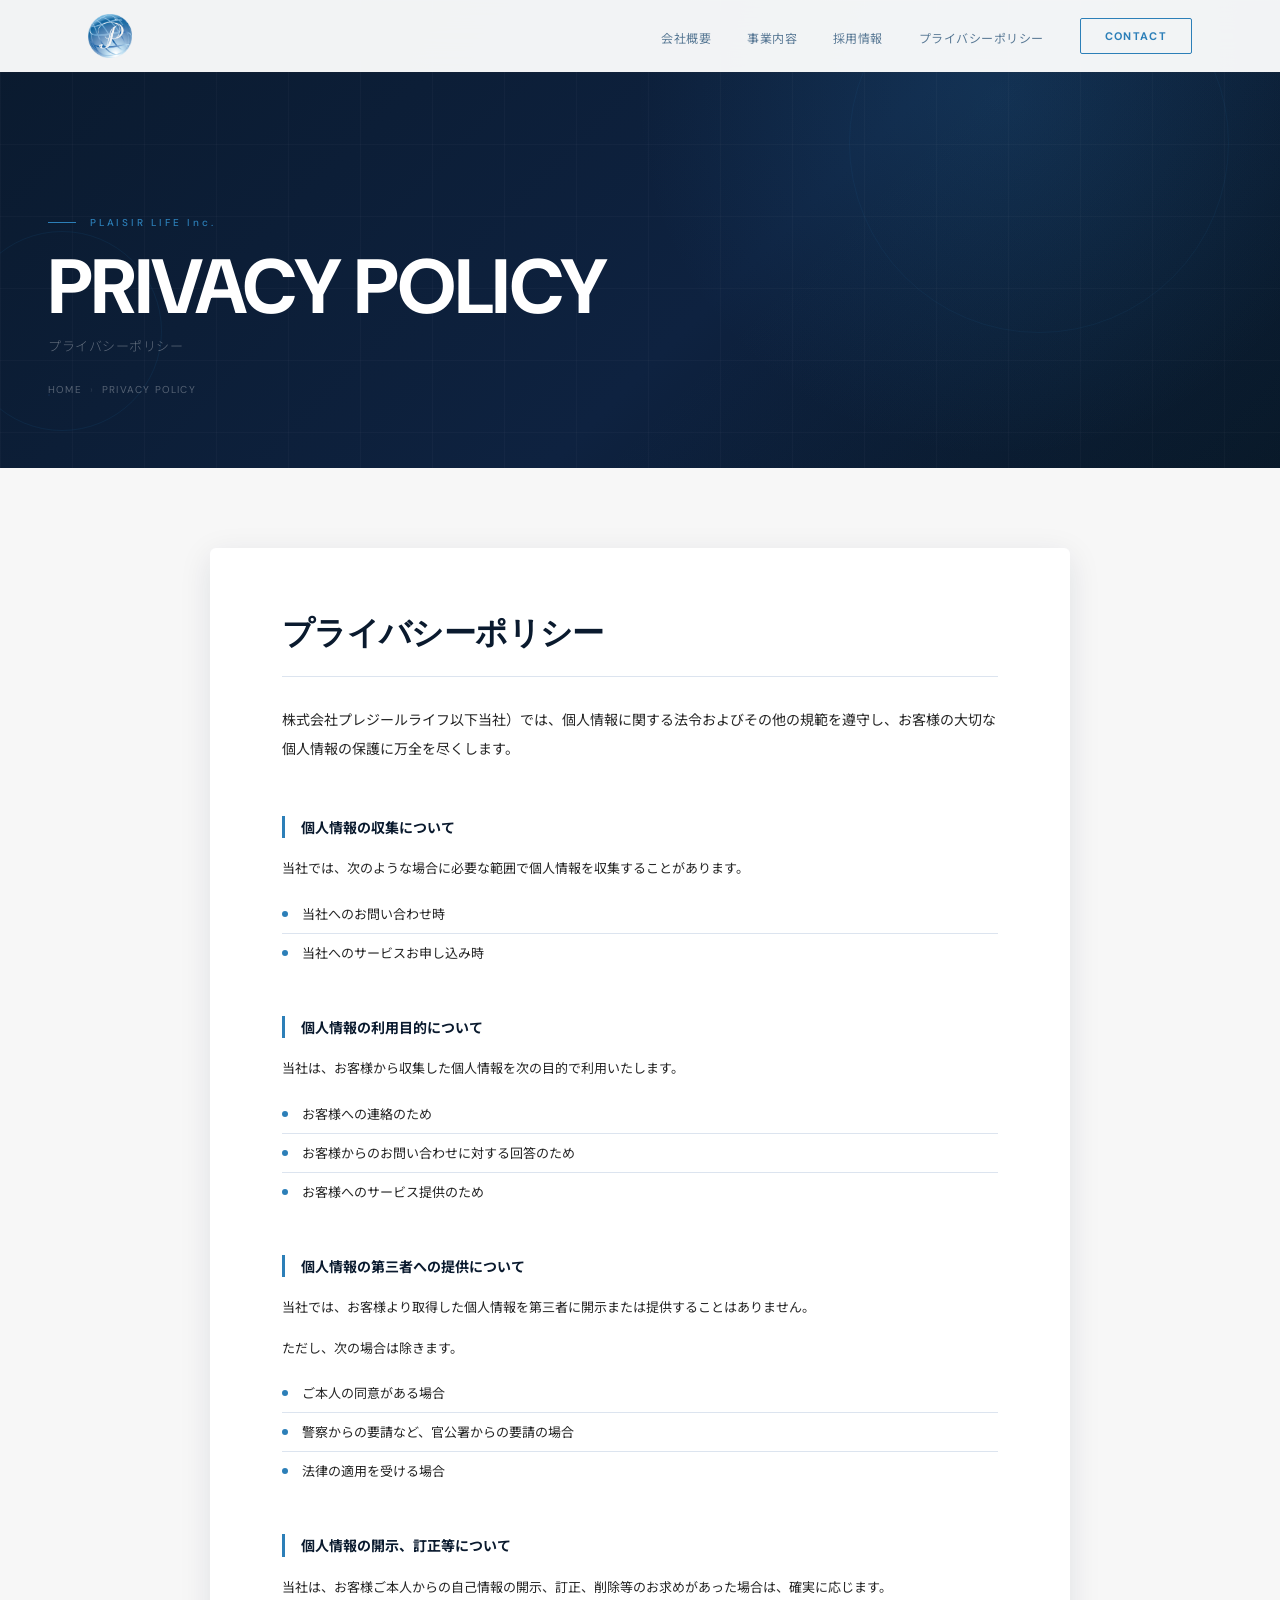
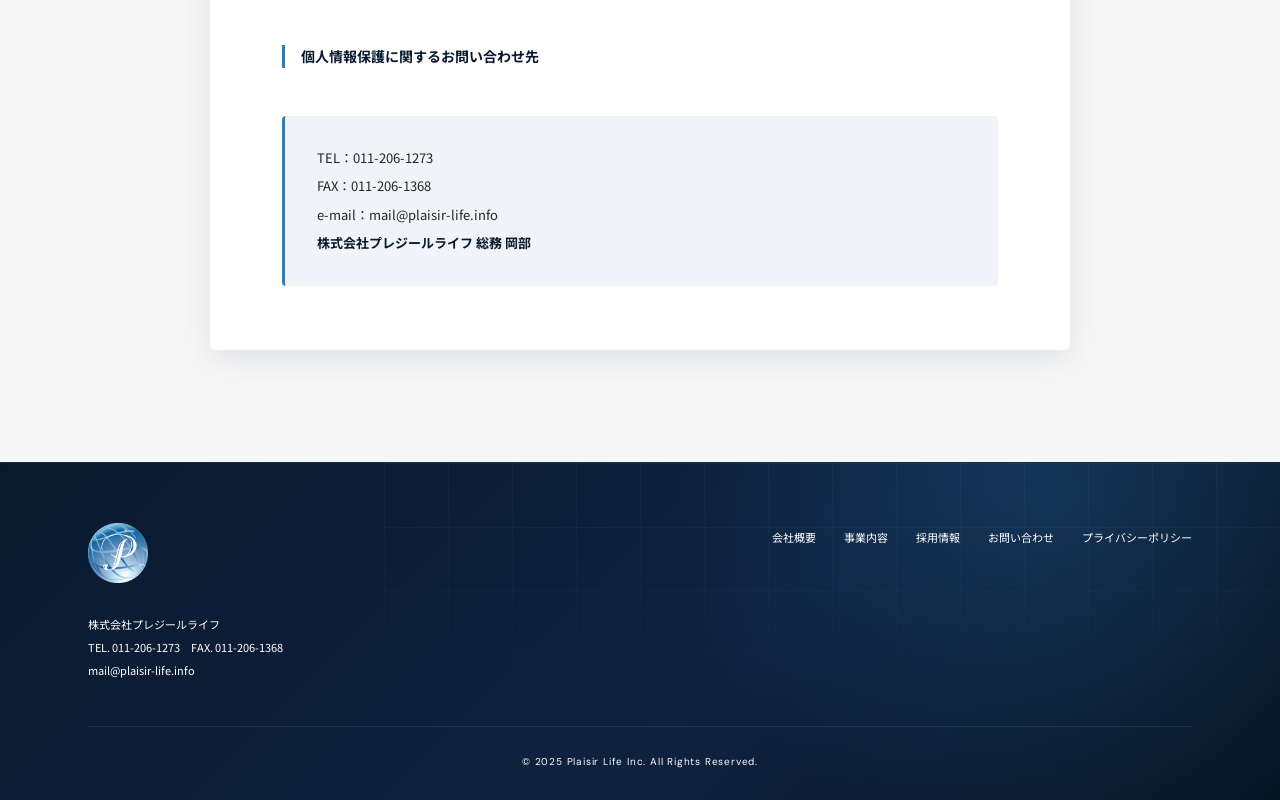
<file: privacy.html>
<!DOCTYPE html>
<html lang="ja">
<head>
<meta charset="UTF-8">
<meta name="viewport" content="width=device-width,initial-scale=1.0">
<title>プライバシーポリシー | Plaisir Life</title>
<link rel="preconnect" href="https://fonts.googleapis.com">
<link rel="stylesheet" href="https://fonts.googleapis.com/css2?family=Noto+Sans+JP:wght@300;400;500;700&family=DM+Sans:ital,opsz,wght@0,9..40,300;0,9..40,400;0,9..40,500;0,9..40,700;0,9..40,800;1,9..40,300&display=swap">
<link rel="stylesheet" href="css/common.css">
<link rel="stylesheet" href="css/privacy.css">
</head>
<body class="page-sub">

<!-- HEADER -->
<header id="hd">
  <div class="hd-inner">
    <a href="index.html" class="logo"><img src="img/plaisir-life_logo.png" alt="Plaisir Life"></a>
    <ul class="nav">
      <li><a href="index.html#about">会社概要</a></li>
      <li><a href="index.html#biz">事業内容</a></li>
      <li><a href="index.html#rec">採用情報</a></li>
      <li><a href="privacy.html">プライバシーポリシー</a></li>
      <li><a href="contact.html" class="nav-cta"><span>CONTACT</span></a></li>
    </ul>
    <button class="hbg" id="hbg" aria-label="メニュー"><i></i><i></i><i></i></button>
  </div>
  <nav id="mnav">
    <a href="index.html#about" onclick="cm()">会社概要</a>
    <a href="index.html#biz"   onclick="cm()">事業内容</a>
    <a href="index.html#rec"   onclick="cm()">採用情報</a>
    <a href="privacy.html"     onclick="cm()">プライバシーポリシー</a>
    <a href="contact.html"     onclick="cm()">お問い合わせ</a>
  </nav>
</header>

<!-- PAGE HERO -->
<section id="page-hero">
  <div class="page-hero-bg"></div>
  <div class="ph-ring"></div>
  <div class="ph-ring"></div>
  <div class="ph-ring"></div>
  <div class="page-hero-c">
    <p class="ph-eyebrow">PLAISIR LIFE Inc.</p>
    <h1 class="ph-h1">PRIVACY POLICY</h1>
    <p class="ph-sub">プライバシーポリシー</p>
    <div class="breadcrumb">
      <a href="index.html">HOME</a>
      <span class="breadcrumb-sep">›</span>
      <span>PRIVACY POLICY</span>
    </div>
  </div>
</section>

<!-- PRIVACY BODY -->
<section id="privacy-body">
  <div class="wrap">
    <div class="privacy-card fi">

      <h2>プライバシーポリシー</h2>

      <p class="privacy-lead">株式会社プレジールライフ以下当社）では、個人情報に関する法令およびその他の規範を遵守し、お客様の大切な個人情報の保護に万全を尽くします。</p>

      <div class="privacy-section fi d1">
        <h3>個人情報の収集について</h3>
        <p>当社では、次のような場合に必要な範囲で個人情報を収集することがあります。</p>
        <ul>
          <li>当社へのお問い合わせ時</li>
          <li>当社へのサービスお申し込み時</li>
        </ul>
      </div>

      <div class="privacy-section fi d2">
        <h3>個人情報の利用目的について</h3>
        <p>当社は、お客様から収集した個人情報を次の目的で利用いたします。</p>
        <ul>
          <li>お客様への連絡のため</li>
          <li>お客様からのお問い合わせに対する回答のため</li>
          <li>お客様へのサービス提供のため</li>
        </ul>
      </div>

      <div class="privacy-section fi d3">
        <h3>個人情報の第三者への提供について</h3>
        <p>当社では、お客様より取得した個人情報を第三者に開示または提供することはありません。</p>
        <p>ただし、次の場合は除きます。</p>
        <ul>
          <li>ご本人の同意がある場合</li>
          <li>警察からの要請など、官公署からの要請の場合</li>
          <li>法律の適用を受ける場合</li>
        </ul>
      </div>

      <div class="privacy-section fi d1">
        <h3>個人情報の開示、訂正等について</h3>
        <p>当社は、お客様ご本人からの自己情報の開示、訂正、削除等のお求めがあった場合は、確実に応じます。</p>
      </div>

      <div class="privacy-section fi d2">
        <h3>個人情報保護に関するお問い合わせ先</h3>
        <div class="privacy-contact">
          <p>
            TEL：011-206-1273<br>
            FAX：011-206-1368<br>
            e-mail：mail@plaisir-life.info<br>
            <strong>株式会社プレジールライフ 総務 岡部</strong>
          </p>
        </div>
      </div>

    </div>
  </div>
</section>

<!-- FOOTER -->
<footer>
  <div class="ft-inner">
    <div class="ft-top">
      <div>
        <div class="ft-logo"><img src="img/footer_logo.png" alt="Plaisir Life"></div>
        <div class="ft-addr">株式会社プレジールライフ<br>TEL. 011-206-1273　FAX. 011-206-1368<br>mail@plaisir-life.info</div>
      </div>
      <ul class="ft-links">
        <li><a href="index.html#about">会社概要</a></li>
        <li><a href="index.html#biz">事業内容</a></li>
        <li><a href="index.html#rec">採用情報</a></li>
        <li><a href="contact.html">お問い合わせ</a></li>
        <li><a href="privacy.html">プライバシーポリシー</a></li>
      </ul>
    </div>
    <p class="ft-copy">© 2025 Plaisir Life Inc. All Rights Reserved.</p>
  </div>
</footer>

<script src="js/common.js"></script>
</body>
</html>
</file>
<file: css/common.css>
/* ══ Reset ══════════════════════════════════════════════ */
*,*::before,*::after{margin:0;padding:0;box-sizing:border-box}
html,body{margin:0;padding:0}
html{scroll-behavior:smooth}
html{background:#eef4f9}
body{font-family:'Noto Sans JP',sans-serif;color:#0a1929;background:#eef4f9;overflow-x:hidden}
a{text-decoration:none;color:inherit}
img{display:block;width:100%;height:100%;object-fit:cover}

/* ══ Variables ══════════════════════════════════════════ */
:root{
  --blue:#1d5e8d;
  --blue-deep:#143f5f;
  --blue-mid:#2c7fb8;
  --green:#2c7fb8;
  --green-deep:#1d5e8d;
  --green-light:#e6f1f9;
  --navy:#0a1a2e;
  --navy2:#0e2240;
  --white:#ffffff;
  --off:#f7f7f7;
  --gray:#f0f4f8;
  --border:#dce4ef;
  --text:#252525;
  --muted:#5a7a96;
  --shadow-sm:0 2px 12px rgba(10,25,60,.06);
  --shadow-md:0 8px 32px rgba(10,25,60,.10);
  --shadow-lg:0 20px 60px rgba(10,25,60,.14);
}

/* ══ FadeIn ═════════════════════════════════════════════ */
.fi{opacity:0;transform:translateY(36px);transition:opacity .8s cubic-bezier(.22,1,.36,1),transform .8s cubic-bezier(.22,1,.36,1)}
.fi.fl{transform:translateX(-36px)}
.fi.fr{transform:translateX(36px)}
.fi.vis{opacity:1;transform:translate(0,0)}
.fi.d1{transition-delay:.1s}.fi.d2{transition-delay:.2s}.fi.d3{transition-delay:.3s}
.fi.d4{transition-delay:.4s}.fi.d5{transition-delay:.5s}

/* ══ Layout ═════════════════════════════════════════════ */
.wrap{max-width:1200px;margin:0 auto;padding:0 48px}
@media(max-width:768px){.wrap{padding:0 20px}}

/* ══ SecLabel ═══════════════════════════════════════════ */
.sl{display:flex;align-items:center;gap:14px;margin-bottom:14px}
.sl::before{content:'';display:block;width:32px;height:1.5px;background:var(--green);flex-shrink:0}
.sl span{font-family:'DM Sans',sans-serif;font-size:10px;letter-spacing:.26em;color:var(--green);font-weight:700;text-transform:uppercase}

/* ══ Arrow SVG ══════════════════════════════════════════ */
.arr{display:inline-block;transition:transform .3s cubic-bezier(.22,1,.36,1)}

/* ══════════════════════════════════════════════════════ */
/* HEADER (全ページ共通)                                    */
/* ══════════════════════════════════════════════════════ */
#hd{
  position:fixed;top:0;left:0;right:0;z-index:200;
  transition:background .5s,box-shadow .5s,backdrop-filter .5s;
}
.hd-inner{max-width:1200px;margin:0 auto;padding:0 48px;height:72px;display:flex;align-items:center;justify-content:space-between}
@media(max-width:768px){.hd-inner{padding:0 20px}}

/* デフォルト：透過＋白文字（ダークなページヒーロー上で使用） */
.logo{display:inline-flex;align-items:center;height:44px}
.logo img{height:100%;width:auto;display:block;object-fit:contain;transition:filter .4s}
.logo .logo-txt{
  display:inline-flex;align-items:center;align-self:stretch;
  margin-left:14px;padding-left:14px;
  border-left:1px solid rgba(10,26,46,.18);
  font-family:'DM Sans',sans-serif;font-weight:500;font-size:17px;
  letter-spacing:.02em;color:var(--navy);line-height:1;
  transition:color .4s,border-color .4s;
}
.nav{display:flex;gap:36px;align-items:center;list-style:none}
.nav a{font-family:'Noto Sans JP',sans-serif;font-size:12px;letter-spacing:.04em;color:rgba(255,255,255,.75);transition:color .25s}
.nav a:hover{color:var(--green)!important}

/* スクロール時：白背景＋ナビ文字 */
#hd.on{
  background:rgba(255,255,255,.95);
  box-shadow:0 1px 0 rgba(0,0,0,.07);
  backdrop-filter:blur(16px);
  -webkit-backdrop-filter:blur(16px);
}
#hd.on .nav a{color:var(--muted)}

/* CONTACTボタン */
.nav a.nav-cta{
  display:inline-flex;align-items:center;
  font-family:'DM Sans',sans-serif;font-size:11px;font-weight:700;letter-spacing:.12em;
  padding:10px 24px;border-radius:2px;
  border:1.5px solid var(--green);color:var(--green)!important;
  position:relative;overflow:hidden;transition:color .3s!important;
}
.nav a.nav-cta::before{
  content:'';position:absolute;inset:0;background:var(--green);
  transform:translateX(-101%);transition:transform .35s cubic-bezier(.22,1,.36,1);
}
.nav a.nav-cta:hover{color:#fff!important}
.nav a.nav-cta:hover::before{transform:translateX(0)}
.nav a.nav-cta span{position:relative;z-index:1}

/* ハンバーガー */
.hbg{display:none;flex-direction:column;gap:6px;padding:4px;background:none;border:none;cursor:pointer}
.hbg i{display:block;width:24px;height:1.5px;background:#fff;transition:transform .35s,opacity .35s,background .4s}
#hd.on .hbg i{background:var(--navy)}
.hbg.op i:nth-child(1){transform:translateY(7.5px) rotate(45deg)}
.hbg.op i:nth-child(2){opacity:0}
.hbg.op i:nth-child(3){transform:translateY(-7.5px) rotate(-45deg)}
#mnav{display:none;background:#fff;border-top:1px solid var(--border);padding:8px 20px 24px}
#mnav a{display:block;padding:15px 0;border-bottom:1px solid var(--border);font-family:'Noto Sans JP',sans-serif;font-size:13px;color:var(--text)}
@media(max-width:900px){.nav{display:none}.hbg{display:flex}}

/* トップページ用：ライトなヒーロー上で使うため、初期状態をネイビー文字に上書き */
.page-top .nav a{color:var(--muted)}
.page-top .hbg i{background:var(--navy)}
.page-top #hd.on{background:#ffffff;backdrop-filter:none;-webkit-backdrop-filter:none;box-shadow:0 1px 0 rgba(0,0,0,.08)}

/* ══════════════════════════════════════════════════════ */
/* PAGE HERO (下層ページ共通)                              */
/* ══════════════════════════════════════════════════════ */
#page-hero{
  min-height:52vh;background:var(--navy);
  display:flex;align-items:flex-end;
  position:relative;overflow:hidden;
  padding:140px 48px 72px;
}
@media(max-width:768px){#page-hero{padding:120px 20px 52px;min-height:44vh}}
.page-hero-bg{
  position:absolute;inset:0;
  background:
    radial-gradient(circle at 78% 20%,rgba(44,127,184,.18),transparent 34%),
    linear-gradient(135deg,var(--navy) 0%,var(--navy2) 58%,#071422 100%);
  opacity:1;z-index:0;
}
#page-hero::before{
  content:'';position:absolute;inset:0;z-index:1;
  background-image:linear-gradient(rgba(255,255,255,.025) 1px,transparent 1px),
    linear-gradient(90deg,rgba(255,255,255,.025) 1px,transparent 1px);
  background-size:72px 72px;
}
#page-hero::after{
  content:'';position:absolute;z-index:1;
  top:0;right:0;width:55%;height:100%;
  background:linear-gradient(135deg,transparent 40%,rgba(44,127,184,.05) 100%);
  clip-path:polygon(20% 0,100% 0,100% 100%,0 100%);
}
.ph-ring{position:absolute;border-radius:50%;border:1px solid rgba(44,127,184,.12);pointer-events:none}
.ph-ring:nth-child(1){width:600px;height:600px;top:-30%;right:-8%;z-index:1}
.ph-ring:nth-child(2){width:380px;height:380px;top:-10%;right:4%;border-color:rgba(44,127,184,.08);z-index:1}
.ph-ring:nth-child(3){width:200px;height:200px;bottom:8%;left:-3%;border-color:rgba(29,94,141,.16);z-index:1}
.page-hero-c{max-width:1200px;margin:0 auto;width:100%;position:relative;z-index:2}
.ph-eyebrow{
  font-family:'DM Sans',sans-serif;font-size:10px;font-weight:500;letter-spacing:.28em;
  color:var(--green);display:flex;align-items:center;gap:14px;margin-bottom:20px;
  animation:fuUp .9s cubic-bezier(.22,1,.36,1) both;
}
.ph-eyebrow::before{content:'';display:block;width:28px;height:1.5px;background:var(--green)}
.ph-h1{
  font-family:'DM Sans',sans-serif;font-weight:800;
  font-size:clamp(36px,6vw,80px);
  color:#fff;line-height:1;letter-spacing:-.02em;margin-bottom:10px;
  animation:fuUp .9s cubic-bezier(.22,1,.36,1) .1s both;
}
.ph-sub{
  font-family:'Noto Sans JP',sans-serif;font-size:13px;font-weight:300;
  color:rgba(255,255,255,.35);letter-spacing:.04em;
  animation:fuUp .9s cubic-bezier(.22,1,.36,1) .2s both;
}
.breadcrumb{
  display:flex;align-items:center;gap:8px;margin-top:28px;
  font-family:'DM Sans',sans-serif;font-size:10px;letter-spacing:.12em;
  color:rgba(255,255,255,.3);
  animation:fuUp .9s cubic-bezier(.22,1,.36,1) .3s both;
}
.breadcrumb a{color:rgba(255,255,255,.3);transition:color .25s}
.breadcrumb a:hover{color:var(--green)}
.breadcrumb-sep{opacity:.4}

/* ══════════════════════════════════════════════════════ */
/* FOOTER (全ページ共通)                                    */
/* ══════════════════════════════════════════════════════ */
footer{
  background:
    radial-gradient(circle at 82% 10%,rgba(44,127,184,.22),transparent 34%),
    linear-gradient(135deg,var(--navy) 0%,var(--navy2) 58%,#071422 100%);
  padding:60px 0 32px;
  border-top:1px solid rgba(44,127,184,.18);
  position:relative;
  overflow:hidden;
}
footer::before{
  content:'';
  position:absolute;
  inset:0 0 auto auto;
  width:min(70vw,1180px);
  height:280px;
  background:
    linear-gradient(rgba(255,255,255,.04) 1px,transparent 1px),
    linear-gradient(90deg,rgba(255,255,255,.035) 1px,transparent 1px);
  background-size:64px 64px;
  background-position:top right;
  mask-image:linear-gradient(180deg,#000 0%,transparent 100%);
  -webkit-mask-image:linear-gradient(180deg,#000 0%,transparent 100%);
  pointer-events:none;
}
.ft-inner{max-width:1200px;margin:0 auto;padding:0 48px;position:relative;z-index:1}
@media(max-width:768px){.ft-inner{padding:0 20px}}
.ft-top{display:flex;justify-content:space-between;align-items:flex-start;flex-wrap:wrap;gap:36px;padding-bottom:44px;border-bottom:1px solid rgba(255,255,255,.07);margin-bottom:28px}
.ft-logo{display:inline-flex;align-items:center;height:60px;margin-bottom:30px}
.ft-logo img{height:100%;width:auto;display:block;object-fit:contain}
.ft-logo .logo-txt{
  display:inline-flex;align-items:center;align-self:stretch;
  margin-left:14px;padding-left:14px;
  border-left:1px solid rgba(255,255,255,.18);
  font-family:'DM Sans',sans-serif;font-weight:500;font-size:16px;
  letter-spacing:.02em;color:#fff;line-height:1;
}
.ft-addr{
  font-family:'Noto Sans JP',sans-serif;font-size:11px;color:#fff;line-height:2.1;
  max-width:420px;
}
.ft-links{display:flex;gap:28px;flex-wrap:wrap;list-style:none;align-items:center}
.ft-links a{font-family:'Noto Sans JP',sans-serif;font-size:11px;color:#fff;transition:color .25s}
.ft-links a:hover{color:var(--green)}
.ft-copy{font-family:'DM Sans',sans-serif;font-size:10px;color:#fff;letter-spacing:.08em;text-align:center}

/* ══ Keyframes ══════════════════════════════════════════ */
@keyframes fuUp{from{opacity:0;transform:translateY(28px)}to{opacity:1;transform:translateY(0)}}
</file>
<file: css/index.css>
/* ══════════════════════════════════════════════════════ */
/* HERO                                                    */
/* ══════════════════════════════════════════════════════ */
#hero{
  min-height:100vh;
  background:#eef4f9 url('../img/fv_img.png') top center / cover no-repeat;
  display:flex;align-items:center;
  padding:0;
  position:relative;
}
#hero::before{
  content:'';position:absolute;inset:0;
  background:linear-gradient(135deg,rgba(238,244,249,.82) 0%,rgba(232,241,249,.6) 55%,rgba(220,235,247,.42) 100%);
  pointer-events:none;
}
#hero::after{
  content:'';
  position:absolute;
  top:0;
  left:0;
  width:min(56vw,880px);
  height:360px;
  background:
    linear-gradient(rgba(44,127,184,.055) 1px,transparent 1px),
    linear-gradient(90deg,rgba(44,127,184,.05) 1px,transparent 1px);
  background-size:64px 64px;
  background-position:top left;
  mask-image:linear-gradient(135deg,#000 0%,#000 32%,transparent 78%);
  -webkit-mask-image:linear-gradient(135deg,#000 0%,#000 32%,transparent 78%);
  pointer-events:none;
}
@media(max-width:768px){
  #hero{
    min-height:100svh;
    background-image:url('../img/fv_sp.png');
    background-position:top center;
    padding:0;
    align-items:flex-start;
  }
  #hero::before{
    background:linear-gradient(180deg,rgba(255,255,255,.94) 0%,rgba(255,255,255,.78) 34%,rgba(255,255,255,.18) 72%,rgba(238,244,249,.5) 100%);
  }
  #hero::after{width:82vw;height:260px;opacity:.7}
}
.hero-c{max-width:1200px;margin:0 auto;width:100%;padding:140px 48px 100px;position:relative;z-index:1}
@media(max-width:768px){.hero-c{padding:106px 20px 52px;min-height:100svh;display:flex;flex-direction:column;align-items:flex-start}}
.hero-eyebrow{
  font-family:'DM Sans',sans-serif;font-size:11px;font-weight:600;letter-spacing:.28em;
  color:var(--green);display:flex;align-items:center;gap:14px;margin-bottom:36px;
  animation:fuUp .9s cubic-bezier(.22,1,.36,1) both;
}
.hero-eyebrow::before{content:'';display:block;width:36px;height:1.5px;background:var(--green)}
.hero-h1{
  font-family:'Noto Sans JP',sans-serif;font-weight:600;
  font-size:clamp(26px,4.6vw,56px);
  color:var(--navy);line-height:1.35;letter-spacing:.04em;margin-bottom:22px;
  animation:fuUp .9s cubic-bezier(.22,1,.36,1) .1s both;
}
@media(max-width:768px){
  .hero-eyebrow{margin-bottom:24px}
  .hero-h1{font-size:clamp(22px,6.1vw,30px);line-height:1.55;margin-bottom:16px;max-width:100%}
  .hero-sub{font-size:12px;margin-bottom:32px;max-width:310px}
  .hero-btns{gap:10px}
  .hero-btns .btn-fill,
  .hero-btns .btn-ghost{padding:14px 22px}
  .hero-scroll{margin-top:auto}
}
.hero-h1 strong{
  font-weight:600;color:var(--navy);display:block;
  font-size:inherit;
  letter-spacing:.02em;margin-top:6px;
}
.hero-h1 strong em{
  font-style:normal;color:var(--green);
}
.hero-sub{
  font-family:'DM Sans',sans-serif;font-size:14px;font-weight:400;
  color:var(--navy);opacity:.65;letter-spacing:.08em;margin-bottom:56px;
  animation:fuUp .9s cubic-bezier(.22,1,.36,1) .2s both;
}
.hero-btns{display:flex;gap:16px;flex-wrap:wrap;animation:fuUp .9s cubic-bezier(.22,1,.36,1) .3s both}
.btn-fill{
  font-family:'DM Sans',sans-serif;font-size:12px;font-weight:700;
  letter-spacing:.1em;padding:15px 36px;border-radius:2px;
  background:var(--green);color:#fff;
  display:inline-flex;align-items:center;gap:10px;
  position:relative;overflow:hidden;transition:color .3s;
}
.btn-fill::before{
  content:'';position:absolute;inset:0;background:var(--green-deep);
  transform:translateX(-101%);transition:transform .4s cubic-bezier(.22,1,.36,1);
}
.btn-fill:hover::before{transform:translateX(0)}
.btn-fill:hover .arr{transform:translateX(4px)}
.btn-fill span,.btn-fill svg{position:relative;z-index:1}
.btn-ghost{
  font-family:'DM Sans',sans-serif;font-size:12px;font-weight:500;
  letter-spacing:.1em;padding:15px 36px;border-radius:2px;
  border:1.5px solid var(--green);color:var(--green);
  background:rgba(255,255,255,.82);
  transition:border-color .3s,color .3s,background .3s;
}
.btn-ghost:hover{background:var(--green);color:#fff;border-color:var(--green)}
.hero-scroll{
  display:flex;align-items:center;gap:12px;margin-top:80px;
  font-family:'DM Sans',sans-serif;font-size:10px;letter-spacing:.22em;
  color:var(--muted);
  animation:fuUp .9s cubic-bezier(.22,1,.36,1) .5s both;
}
.scroll-bar{width:44px;height:1px;background:var(--border);position:relative;overflow:hidden}
.scroll-bar::after{
  content:'';position:absolute;inset:0;background:var(--green);
  animation:sbar 2.4s ease-in-out infinite;
}

/* ══════════════════════════════════════════════════════ */
/* STATS ── 大数字カード                                   */
/* ══════════════════════════════════════════════════════ */
#stats{background:var(--off);padding:0}
.stats-inner{
  max-width:1200px;margin:0 auto;padding:0 48px;
  display:grid;grid-template-columns:repeat(3,1fr);
  transform:translateY(-44px);
  gap:20px;
}
@media(max-width:768px){.stats-inner{padding:0 20px;transform:translateY(-28px);gap:12px}}
@media(max-width:560px){.stats-inner{grid-template-columns:1fr}}
.stat-card{
  background:#fff;border-radius:4px;padding:36px 36px 32px;
  box-shadow:var(--shadow-md);
  position:relative;overflow:hidden;
  border-top:3px solid transparent;
  transition:border-color .3s,box-shadow .3s,transform .3s;
}
.stat-card:hover{border-top-color:var(--green);box-shadow:var(--shadow-lg);transform:translateY(-4px)}
.stat-card::after{
  content:attr(data-ghost);
  position:absolute;bottom:-12px;right:-4px;
  font-family:'DM Sans',sans-serif;font-weight:800;font-size:96px;
  color:rgba(44,127,184,.07);line-height:1;pointer-events:none;letter-spacing:-.04em;
}
.stat-num{
  font-family:'DM Sans',sans-serif;font-weight:800;
  font-size:clamp(40px,5vw,64px);color:var(--navy);line-height:1;
  margin-bottom:10px;letter-spacing:-.02em;
}
.stat-num sup{font-size:.35em;font-weight:500;margin-left:3px;color:var(--green);vertical-align:middle}
.stat-label{font-family:'Noto Sans JP',sans-serif;font-size:12px;color:var(--muted);letter-spacing:.06em}
.stat-bar{width:32px;height:2px;background:var(--green);margin-bottom:16px;border-radius:2px}

/* ══════════════════════════════════════════════════════ */
/* ABOUT                                                   */
/* ══════════════════════════════════════════════════════ */
#about{
  background:
    linear-gradient(180deg,rgba(255,255,255,.92) 0%,rgba(247,251,253,.96) 44%,#fff 100%),
    url('https://images.unsplash.com/photo-1497366754035-f200968a6e72?w=1800&q=80&auto=format&fit=crop') center top / cover no-repeat;
  padding:124px 0 0;
  position:relative;
  overflow:hidden;
  isolation:isolate;
}
#about .wrap{position:relative;z-index:1}
.about-head{margin-bottom:40px;position:relative}
.about-h2{
  font-family:'DM Sans',sans-serif;font-weight:800;
  font-size:clamp(40px,6vw,80px);color:var(--navy);letter-spacing:-.02em;
  line-height:1;
  position:relative;
  display:inline-block;
}
.about-h2 small{display:block;font-family:'Noto Sans JP',sans-serif;font-size:clamp(12px,1.4vw,15px);font-weight:500;letter-spacing:.08em;color:var(--green);margin-top:12px}
@media(max-width:768px){
  #about{padding:88px 0 0}
}
/* -- MVV editorial -- */
.mvv-editorial{margin-bottom:88px}
.mvv-row{
  position:relative;
  padding:58px 0 62px;
  border-top:1px solid var(--border);
  overflow:hidden;
}
.mvv-row:last-child{border-bottom:1px solid var(--border)}
.mvv-ghost{
  position:absolute;
  top:14px;right:-10px;
  font-family:'DM Sans',sans-serif;font-weight:800;
  font-size:clamp(80px,13vw,170px);
  letter-spacing:-.03em;line-height:1;
  color:rgba(44,127,184,.055);
  white-space:nowrap;pointer-events:none;
  user-select:none;
}
.mvv-row-head{
  display:flex;align-items:center;gap:18px;
  margin-bottom:22px;position:relative;
}
.mvv-num{
  font-family:'DM Sans',sans-serif;font-weight:800;
  font-size:14px;color:var(--green);letter-spacing:.12em;
  display:flex;align-items:center;gap:14px;
}
.mvv-num::after{content:'';display:block;width:36px;height:2px;background:var(--green)}
.mvv-jp{
  font-family:'Noto Sans JP',sans-serif;
  font-size:12px;font-weight:500;
  letter-spacing:.18em;color:var(--muted);
}
.mvv-copy{
  font-family:'Noto Sans JP',sans-serif;
  font-size:clamp(21px,3.2vw,34px);
  font-weight:800;color:var(--navy);
  line-height:1.85;letter-spacing:.05em;
  position:relative;
}
.mvv-copy em{font-style:normal;color:var(--green)}
.mvv-values{
  list-style:none;margin:0;padding:0;
  display:flex;flex-wrap:wrap;gap:16px 0;
  position:relative;
}
.mvv-values li{
  font-family:'Noto Sans JP',sans-serif;
  font-size:clamp(15px,1.9vw,21px);font-weight:800;
  color:var(--navy);letter-spacing:.05em;line-height:1.6;
  padding:2px 30px;
}
.mvv-values li:first-child{padding-left:0}
.mvv-values li + li{border-left:2px solid rgba(44,127,184,.3)}
@media(max-width:768px){
  .mvv-editorial{margin-bottom:56px}
  .mvv-row{padding:40px 0 44px}
  .mvv-ghost{font-size:clamp(64px,17vw,100px);top:20px}
  .mvv-values{flex-direction:column;gap:12px}
  .mvv-values li{padding:0 0 0 20px;position:relative}
  .mvv-values li + li{border-left:none}
  .mvv-values li::before{
    content:'';position:absolute;left:0;top:.62em;
    width:9px;height:9px;border-radius:50%;
    background:var(--green);
  }
}
/* -- Philosophy banner -- */
.about-philosophy-banner{
  padding:0 0 48px;
  margin-bottom:48px;
  position:relative;
}
.about-philosophy-banner::before{
  content:'PHILOSOPHY';
  position:absolute;
  top:50%;left:0;
  transform:translateY(-50%);
  font-family:'DM Sans',sans-serif;font-weight:800;
  font-size:clamp(64px,12vw,160px);
  color:rgba(44,127,184,.045);
  letter-spacing:-.03em;line-height:1;
  white-space:nowrap;pointer-events:none;
}
.phil-eyebrow{
  font-family:'DM Sans',sans-serif;font-weight:700;
  font-size:11px;letter-spacing:.26em;
  color:var(--green);
  margin-bottom:20px;
  display:flex;align-items:center;gap:12px;
  position:relative;
}
.phil-eyebrow::before{content:'';display:block;width:28px;height:2px;background:var(--green);flex-shrink:0}
.phil-eyebrow small{
  font-family:'Noto Sans JP',sans-serif;
  font-size:11px;font-weight:500;
  letter-spacing:.12em;
  color:var(--muted);
  margin-left:8px;
}
.phil-headline{
  font-family:'Noto Sans JP',sans-serif;
  font-size:clamp(28px,5vw,52px);
  font-weight:800;
  color:var(--navy);
  letter-spacing:.06em;
  line-height:1.5;
  position:relative;
}
.phil-accent{
  color:var(--green);
  position:relative;
}
.phil-accent::after{display:none}
.phil-bar{display:none}
.phil-sub{
  font-family:'Noto Sans JP',sans-serif;font-size:15px;font-weight:400;
  color:var(--text);line-height:2.2;letter-spacing:.04em;
  margin-top:32px;
  position:relative;
}
@media(max-width:768px){
  .about-philosophy-banner{padding:0 0 36px;margin-bottom:36px}
}
/* -- Message (editorial layout) -- */
.about-message{
  margin-bottom:80px;
  padding:0;
  background:none;
  border:none;
  box-shadow:none;
}
.message-inner{
  display:grid;
  grid-template-columns:240px 1fr;
  gap:48px;
  align-items:start;
}
.message-photo{position:sticky;top:120px}
.message-photo-placeholder{
  width:100%;
  aspect-ratio:3/4;
  background:var(--gray,#f4f6f8);
  border:1.5px dashed var(--border,#dce4ef);
  display:flex;align-items:center;justify-content:center;
  border-radius:4px;
}
.message-photo-placeholder p{
  font-family:'Noto Sans JP',sans-serif;
  font-size:12px;
  color:var(--muted,#6b7a8d);
  text-align:center;
}
.message-lbl{
  font-family:'DM Sans',sans-serif;font-weight:800;
  font-size:clamp(28px,4vw,44px);
  color:var(--navy);letter-spacing:-.01em;line-height:1;
  margin-bottom:28px;
}
.message-lbl small{
  display:block;
  font-family:'Noto Sans JP',sans-serif;
  font-size:clamp(11px,1.2vw,14px);
  font-weight:500;letter-spacing:.08em;
  color:var(--green);margin-top:10px;
}
.message-h{
  font-family:'Noto Sans JP',sans-serif;
  font-size:clamp(17px,2vw,22px);
  font-weight:700;
  color:var(--navy);
  line-height:1.7;
  letter-spacing:.04em;
  margin-bottom:24px;
}
.message-txt{
  font-family:'Noto Sans JP',sans-serif;
  font-size:14px;
  color:var(--text);
  line-height:2.2;
  letter-spacing:.04em;
  font-weight:400;
}
.message-txt + .message-txt{margin-top:1.2em}
.message-name{
  font-family:'Noto Sans JP',sans-serif;
  font-size:14px;font-weight:600;
  color:var(--navy);
  margin-top:28px;
  letter-spacing:.06em;
}
@media(max-width:768px){
  .message-inner{grid-template-columns:1fr;gap:28px}
  .message-photo{position:static;max-width:200px}
  .about-message{margin-bottom:56px}
}
.about-grid{display:grid;grid-template-columns:minmax(0,1.02fr) minmax(0,.98fr);gap:32px;align-items:start}
@media(max-width:900px){.about-grid{grid-template-columns:1fr;gap:56px}}
.about-info,
.about-history{
  position:relative;
  background:
    linear-gradient(135deg,rgba(255,255,255,.96) 0%,rgba(243,249,253,.9) 52%,rgba(211,231,244,.82) 100%);
  border:1px solid rgba(220,228,239,.9);
  box-shadow:var(--shadow-md);
  padding:42px;
  overflow:hidden;
}
.about-info{border-top:3px solid var(--green)}
.about-history{border-top:3px solid var(--navy)}
@media(max-width:560px){
  .about-info,
  .about-history{padding:30px 24px}
}
.about-block-lbl{
  display:flex;align-items:center;gap:12px;
  font-family:'DM Sans',sans-serif;font-size:10px;font-weight:700;
  letter-spacing:.26em;color:var(--green);margin-bottom:24px;
}
.about-block-lbl::before{content:'';display:block;width:24px;height:1.5px;background:var(--green)}
.ceo-card{
  background:var(--green-light);border-left:3px solid var(--green);
  padding:24px 24px 24px 28px;border-radius:0 6px 6px 0;
  box-shadow:var(--shadow-sm);margin-bottom:32px;
}
.ceo-lbl{font-family:'DM Sans',sans-serif;font-size:9px;font-weight:700;letter-spacing:.22em;color:var(--green);margin-bottom:12px}
.ceo-q{font-family:'Noto Sans JP',sans-serif;font-size:13px;color:var(--navy);line-height:2.1;font-weight:300}
.ceo-name{font-family:'Noto Sans JP',sans-serif;font-size:11px;color:var(--muted);margin-top:14px;text-align:right}
.mvv{display:grid;grid-template-columns:repeat(3,1fr);gap:14px;margin-bottom:32px}
.mvv-item{
  padding:18px 14px;border-radius:4px;text-align:center;
  background:#fff;box-shadow:var(--shadow-sm);
  border-top:2px solid var(--blue);
  transition:box-shadow .3s,transform .3s;
}
.mvv-item:hover{box-shadow:var(--shadow-md);transform:translateY(-2px)}
.mvv-lbl{font-family:'DM Sans',sans-serif;font-size:9px;font-weight:700;letter-spacing:.2em;color:var(--blue);margin-bottom:8px}
.mvv-txt{font-family:'Noto Sans JP',sans-serif;font-size:11px;color:var(--muted);line-height:1.7}
.abt-list,.hist-list{display:flex;flex-direction:column;gap:0}
.abt-list > div{
  position:relative;
  display:grid;
  grid-template-columns:minmax(110px,.34fr) minmax(0,1fr);
  gap:28px;
  padding:24px 0;
  border-bottom:1px solid rgba(220,228,239,.82);
}
.abt-list > div:first-child{padding-top:2px}
.abt-list > div:last-child{border-bottom:none;padding-bottom:0}
.abt-list > div::before{content:none}
.abt-list dt{
  margin:0;
  padding-left:16px;
  position:relative;
  min-height:1.8em;
  display:flex;
  align-items:center;
}
.abt-list dt::before{
  content:'';
  position:absolute;
  left:0;
  top:50%;
  width:3px;
  height:1.4em;
  transform:translateY(-50%);
  background:var(--green);
  border-radius:2px;
}
.abt-list dd{min-width:0}
@media(max-width:560px){
  .abt-list > div{grid-template-columns:1fr;gap:10px;padding:22px 0}
  .abt-list dt{padding-left:18px}
  .abt-list dd{padding-left:18px}
}
.hist-list{
  position:relative;
  padding-left:4px;
}
.hist-list::before{
  content:'';
  position:absolute;
  left:13.5px;
  top:8px;
  bottom:10px;
  width:1px;
  transform:translateX(-50%);
  background:linear-gradient(180deg,var(--green),rgba(44,127,184,.14));
}
.hist-item{position:relative;padding:0 0 30px 34px}
.hist-item:last-child{padding-bottom:0}
.hist-item::before{
  content:'';
  position:absolute;
  left:0;
  top:4px;
  width:19px;
  height:19px;
  background:#fff;
  border:4px solid var(--green);
  border-radius:50%;
  box-shadow:0 0 0 6px rgba(44,127,184,.12);
}
.abt-list dt,.hist-yr{font-family:'Noto Sans JP',sans-serif;font-size:14px;font-weight:600;color:var(--navy);letter-spacing:.04em;line-height:1.3}
.hist-yr{margin-bottom:10px}
.abt-list dd,.hist-txt{font-family:'Noto Sans JP',sans-serif;font-size:13px;color:var(--text);line-height:1.95;letter-spacing:.04em;font-weight:400}
.about-map{
  width:100vw;
  margin:72px calc(50% - 50vw) 0;
  height:340px;
  border-top:1px solid rgba(220,228,239,.9);
  border-bottom:1px solid rgba(220,228,239,.9);
  box-shadow:0 18px 60px rgba(10,25,60,.08);
  overflow:hidden;
}
.about-map iframe{
  display:block;
  width:100%;
  height:100%;
  border:0;
  filter:saturate(.86) contrast(.96);
}
@media(max-width:768px){
  .about-map{height:280px;margin-top:48px}
}
.cert{
  display:inline-flex;align-items:center;gap:9px;
  padding:9px 18px;border:1.5px solid var(--green);border-radius:2px;
  margin-bottom:32px;
  transition:background .3s;
}
.cert:hover{background:var(--green-light)}
.cert span{font-family:'Noto Sans JP',sans-serif;font-size:11px;color:var(--green)}
.about-r{display:flex;flex-direction:column;gap:20px}
.about-photo{width:100%;aspect-ratio:4/3;overflow:hidden;border-radius:6px;box-shadow:var(--shadow-md)}
.map-ph{
  background:var(--gray);border:1.5px dashed var(--border);border-radius:6px;
  height:190px;display:flex;flex-direction:column;align-items:center;justify-content:center;gap:12px;
}
.map-ico{width:40px;height:40px;background:var(--green-light);border-radius:50%;display:flex;align-items:center;justify-content:center}
.map-ph p{font-family:'Noto Sans JP',sans-serif;font-size:11px;color:var(--muted);text-align:center;line-height:1.8}

/* ══════════════════════════════════════════════════════ */
/* BUSINESS                                                */
/* ══════════════════════════════════════════════════════ */
#biz{
  background:
    radial-gradient(circle at 82% 12%,rgba(44,127,184,.24),transparent 34%),
    linear-gradient(135deg,var(--navy) 0%,var(--navy2) 58%,#071422 100%);
  padding:112px 0;
  position:relative;
  overflow:hidden;
}
#biz::before{
  content:'';
  position:absolute;
  top:0;
  right:0;
  width:min(76vw,1480px);
  height:420px;
  background:
    linear-gradient(rgba(255,255,255,.045) 1px,transparent 1px),
    linear-gradient(90deg,rgba(255,255,255,.04) 1px,transparent 1px);
  background-size:64px 64px;
  background-position:top right;
  mask-image:linear-gradient(180deg,#000 0%,#000 46%,transparent 100%);
  -webkit-mask-image:linear-gradient(180deg,#000 0%,#000 46%,transparent 100%);
  pointer-events:none;
  z-index:0;
}
#biz .wrap{position:relative;z-index:1}
.biz-head{margin-bottom:48px}
.biz-h2{
  font-family:'DM Sans',sans-serif;font-weight:800;
  font-size:clamp(40px,6vw,80px);color:#fff;letter-spacing:-.02em;
  line-height:1;
}
.biz-h2 small{display:block;font-family:'Noto Sans JP',sans-serif;font-size:clamp(12px,1.4vw,15px);font-weight:500;letter-spacing:.08em;color:var(--green);margin-top:12px}
.biz-lead{position:relative;margin-bottom:80px;padding:8px 0 28px}
.biz-lead::before{
  content:'MAINTENANCE / KAMUI BASE / WASTE / COATING / MAINTENANCE / KAMUI BASE / WASTE / COATING / ';
  position:absolute;left:calc(50% - 50vw);bottom:-8px;
  font-family:'DM Sans',sans-serif;font-weight:800;font-size:clamp(48px,9.5vw,140px);
  color:rgba(255,255,255,.045);
  letter-spacing:-.02em;line-height:1;white-space:nowrap;
  pointer-events:none;z-index:0;
  animation:bizMarquee 48s linear infinite;
  will-change:transform;
}
.biz-lead > *{position:relative;z-index:1}
.biz-lead-h{
  font-family:'Noto Sans JP',sans-serif;font-weight:600;
  font-size:clamp(28px,5vw,60px);
  color:#fff;line-height:1.45;letter-spacing:.02em;
  margin-bottom:32px;
}
.biz-lead-h em{font-style:normal;color:var(--green)}
.biz-lead-sub{
  font-family:'Noto Sans JP',sans-serif;font-size:14px;font-weight:400;
  color:rgba(255,255,255,.66);line-height:2.1;letter-spacing:.04em;
  max-width:760px;
}
.biz-grid{
  display:grid;grid-template-columns:repeat(2,1fr);gap:32px;
  align-items:start;
  position:relative;z-index:1;
}
@media(max-width:900px){.biz-grid{grid-template-columns:1fr;gap:28px}}
.biz-card{
  background:#fff;border-radius:6px;overflow:hidden;
  box-shadow:var(--shadow-sm);
  display:flex;flex-direction:column;
  border-top:3px solid transparent;
}
.biz-card--link{cursor:pointer;transition:none}
.biz-card--link:hover{border-top-color:var(--green);box-shadow:0 14px 34px rgba(10,25,60,.12);transform:translateY(-2px)}
.biz-card-body{padding:64px 44px 48px;display:flex;flex-direction:column;flex:1;position:relative;isolation:isolate}
@media(max-width:560px){.biz-card-body{padding:48px 28px 36px}}
.biz-card-num{
  position:absolute;top:-12px;right:28px;z-index:-1;
  font-family:'DM Sans',sans-serif;font-weight:800;
  font-size:clamp(120px,15vw,200px);
  color:rgba(10,26,46,.06);
  letter-spacing:-.04em;line-height:.9;
  pointer-events:none;
  transition:none;
}
.biz-card--link:hover .biz-card-num{color:rgba(44,127,184,.12)}
.biz-card-extlink{
  position:absolute;bottom:24px;right:28px;
  width:40px;height:40px;
  display:flex;align-items:center;justify-content:center;
  color:var(--navy);
  transition:none;
  pointer-events:none;
}
.biz-card--link:hover .biz-card-extlink{
  transform:translate(3px,-3px);
  color:var(--green);
}
.biz-card-title{font-family:'Noto Sans JP',sans-serif;font-size:clamp(20px,2.2vw,26px);font-weight:700;color:var(--navy);margin-bottom:8px;letter-spacing:.02em;line-height:1.4}
.biz-card-sub{font-family:'DM Sans',sans-serif;font-size:12px;font-weight:600;color:var(--green);margin-bottom:22px;letter-spacing:.14em}
.biz-card-desc{font-family:'Noto Sans JP',sans-serif;font-size:13px;color:var(--muted);line-height:2.05;margin-bottom:22px}
.biz-card-pts{display:flex;flex-direction:column;gap:11px}
.biz-card-pt{display:flex;align-items:center;gap:12px}
.biz-card-pt::before{content:'';width:6px;height:6px;border-radius:50%;background:var(--green);flex:0 0 6px}
.biz-card-pt span{font-family:'Noto Sans JP',sans-serif;font-size:12px;color:var(--text);line-height:1.7}

/* ══════════════════════════════════════════════════════ */
/* RECRUIT                                                 */
/* ══════════════════════════════════════════════════════ */
#rec{
  background:
    linear-gradient(135deg,rgba(255,255,255,.94) 0%,rgba(246,250,253,.95) 54%,rgba(230,241,249,.78) 100%),
    url('../img/recruit-interview.png') center center / cover no-repeat;
  padding:112px 0;
  position:relative;
  overflow:hidden;
}
#rec::before{
  content:'';
  position:absolute;
  inset:0;
  background:
    linear-gradient(rgba(44,127,184,.05) 1px,transparent 1px),
    linear-gradient(90deg,rgba(44,127,184,.045) 1px,transparent 1px);
  background-size:72px 72px;
  mask-image:linear-gradient(90deg,transparent 0%,#000 42%,#000 100%);
  -webkit-mask-image:linear-gradient(90deg,transparent 0%,#000 42%,#000 100%);
  pointer-events:none;
}
#rec::after{
  content:'';
  position:absolute;
  left:0;
  bottom:0;
  width:42%;
  height:4px;
  background:linear-gradient(90deg,var(--green),rgba(44,127,184,0));
  pointer-events:none;
}
.rec-grid{display:grid;grid-template-columns:1fr 1fr;gap:72px;align-items:center;position:relative;z-index:1}
@media(max-width:900px){.rec-grid{grid-template-columns:1fr;gap:40px}}
.rec-head{margin-bottom:36px}
.rec-h2{
  font-family:'DM Sans',sans-serif;font-weight:800;
  font-size:clamp(40px,6vw,76px);
  color:var(--navy);
  letter-spacing:-.02em;
  line-height:1;
}
.rec-h2 small{
  display:block;
  font-family:'Noto Sans JP',sans-serif;
  font-size:clamp(12px,1.4vw,15px);
  font-weight:500;
  letter-spacing:.08em;
  color:var(--green);
  margin-top:12px;
}
.rec-copy{
  font-family:'Noto Sans JP',sans-serif;
  font-size:clamp(30px,3.5vw,48px);
  font-weight:700;
  color:var(--navy);
  line-height:1.5;
  letter-spacing:.03em;
  margin-bottom:26px;
  max-width:620px;
}
.rec-copy span{color:var(--green)}
.rec-lead{
  font-family:'Noto Sans JP',sans-serif;font-size:13px;color:var(--muted);line-height:2.1;
  margin:0 0 36px;
  max-width:560px;
}
#rec .btn-fill{
  box-shadow:0 14px 36px rgba(44,127,184,.22);
}
.rec-photo{
  width:100%;
  aspect-ratio:3/2;
  border-radius:6px;
  overflow:hidden;
  box-shadow:0 24px 70px rgba(10,25,60,.16);
  position:relative;
  isolation:isolate;
}
.rec-photo::before{
  content:'';
  position:absolute;
  inset:0;
  z-index:1;
  background:linear-gradient(135deg,rgba(10,26,46,.22),rgba(44,127,184,.08) 52%,rgba(255,255,255,0));
  pointer-events:none;
}
.rec-photo::after{
  content:'';
  position:absolute;
  inset:14px;
  z-index:2;
  border:1px solid rgba(255,255,255,.42);
  border-radius:3px;
  pointer-events:none;
}
.rec-photo img{
  transition:opacity .5s;
  filter:saturate(.9) contrast(.98);
}
@media(max-width:768px){
  #rec{padding:88px 0}
  #rec::after{width:68%}
}

/* ══ Keyframes ══════════════════════════════════════════ */
@keyframes sbar{0%{transform:translateX(-100%)}100%{transform:translateX(200%)}}
@keyframes bizMarquee{from{transform:translateX(0)}to{transform:translateX(-50%)}}
</file>
<file: css/contact.css>
/* ══════════════════════════════════════════════════════ */
/* CONTACT BODY                                            */
/* ══════════════════════════════════════════════════════ */
#contact-body{background:var(--off);padding:80px 0 112px;position:relative;overflow:hidden}

.contact-layout{
  display:grid;
  grid-template-columns:1fr 500px;
  gap:72px;
  align-items:start;
}
@media(max-width:1024px){.contact-layout{grid-template-columns:1fr}}

/* 左：インフォ */
.contact-info{position:sticky;top:96px}
@media(max-width:1024px){.contact-info{position:static}}
.contact-h2{
  font-family:'DM Sans',sans-serif;font-weight:800;
  font-size:clamp(28px,3.5vw,44px);color:var(--navy);letter-spacing:-.02em;
  line-height:1.2;margin-bottom:8px;
}
.contact-h2 small{
  display:block;font-family:'Noto Sans JP',sans-serif;
  font-size:clamp(13px,1.5vw,17px);font-weight:300;
  letter-spacing:.04em;color:var(--muted);margin-top:10px;
}
.contact-lead{
  font-family:'Noto Sans JP',sans-serif;font-size:13px;
  color:var(--muted);line-height:2.1;margin:24px 0 40px;
}

/* インフォカード */
.info-card{
  display:flex;align-items:flex-start;gap:18px;
  padding:22px 24px;background:#fff;border-radius:6px;
  box-shadow:var(--shadow-sm);margin-bottom:14px;
  border-left:3px solid transparent;
}
.info-icon{
  width:40px;height:40px;border-radius:50%;background:var(--green-light);
  display:flex;align-items:center;justify-content:center;flex-shrink:0;
}
.info-text p:first-child{
  font-family:'DM Sans',sans-serif;font-size:9px;font-weight:700;
  letter-spacing:.2em;color:var(--green);margin-bottom:6px;
}
.info-text p:last-child{
  font-family:'Noto Sans JP',sans-serif;font-size:12px;color:var(--text);line-height:1.7;
}

/* 対応時間バッジ */
.hours-badge{
  display:inline-flex;align-items:center;gap:8px;margin-top:20px;
  padding:10px 20px;border:1.5px solid var(--border);border-radius:2px;
  font-family:'DM Sans',sans-serif;font-size:10px;font-weight:600;
  letter-spacing:.12em;color:var(--muted);
}
.hours-dot{width:7px;height:7px;border-radius:50%;background:var(--green);animation:pulse 2s ease-in-out infinite}

/* 右：フォーム */
.form-card{background:#fff;border-radius:6px;padding:52px;box-shadow:var(--shadow-md)}
@media(max-width:600px){.form-card{padding:28px 20px}}
.form-h3{
  font-family:'DM Sans',sans-serif;font-weight:800;font-size:18px;
  color:var(--navy);letter-spacing:-.01em;margin-bottom:4px;
}
.form-sub{
  font-family:'Noto Sans JP',sans-serif;font-size:11px;color:var(--muted);
  margin-bottom:32px;line-height:1.8;
}
.frow{display:grid;grid-template-columns:1fr 1fr;gap:20px;margin-bottom:20px}
@media(max-width:560px){.frow{grid-template-columns:1fr}}
.fg{margin-bottom:20px}
.flbl{font-family:'Noto Sans JP',sans-serif;font-size:11px;color:var(--muted);display:block;margin-bottom:7px}
.flbl .req{color:var(--green)}
input[type=text],input[type=email],input[type=tel],select,textarea{
  width:100%;padding:13px 16px;
  border:1.5px solid var(--border);border-radius:3px;
  font-family:'Noto Sans JP',sans-serif;font-size:13px;
  color:var(--text);background:#fff;outline:none;
  transition:border-color .25s,box-shadow .25s;
}
input:focus,select:focus,textarea:focus{
  border-color:var(--green);
  box-shadow:0 0 0 3px rgba(44,127,184,.14);
}
textarea{min-height:140px;resize:vertical}

/* プライバシー同意 */
.privacy-check{
  display:flex;align-items:flex-start;gap:12px;
  margin-bottom:28px;cursor:pointer;
}
.privacy-check input[type=checkbox]{
  width:18px;height:18px;flex-shrink:0;margin-top:1px;
  accent-color:var(--green);cursor:pointer;
}
.privacy-check span{
  font-family:'Noto Sans JP',sans-serif;font-size:11px;
  color:var(--muted);line-height:1.8;
}
.privacy-check a{color:var(--green);text-decoration:underline}

.sbtn{
  width:100%;padding:17px;border-radius:3px;
  background:var(--green);color:#fff;border:none;cursor:pointer;
  font-family:'DM Sans',sans-serif;font-size:13px;font-weight:700;letter-spacing:.1em;
  display:flex;align-items:center;justify-content:center;gap:10px;
  position:relative;overflow:hidden;transition:color .3s;
}
.sbtn::before{
  content:'';position:absolute;inset:0;background:var(--green-deep);
  transform:translateX(-101%);transition:transform .4s cubic-bezier(.22,1,.36,1);
}
.sbtn:hover::before{transform:translateX(0)}
.sbtn:hover .arr{transform:translateX(5px)}
.sbtn span,.sbtn svg{position:relative;z-index:1}
.sbtn:disabled{opacity:.6;cursor:not-allowed}

/* 完了メッセージ */
.form-done{
  display:none;text-align:center;padding:60px 20px;
}
.done-icon{
  width:64px;height:64px;border-radius:50%;background:var(--green-light);
  display:flex;align-items:center;justify-content:center;margin:0 auto 20px;
}
.form-done h3{
  font-family:'DM Sans',sans-serif;font-weight:800;font-size:22px;
  color:var(--navy);margin-bottom:10px;
}
.form-done p{font-family:'Noto Sans JP',sans-serif;font-size:13px;color:var(--muted);line-height:2}

/* ══ Keyframes ══════════════════════════════════════════ */
@keyframes pulse{0%,100%{opacity:1;transform:scale(1)}50%{opacity:.6;transform:scale(.85)}}
</file>
<file: css/privacy.css>
/* ══════════════════════════════════════════════════════ */
/* PRIVACY BODY                                            */
/* ══════════════════════════════════════════════════════ */
#privacy-body{background:var(--off);padding:80px 0 112px}

.privacy-card{
  background:#fff;border-radius:6px;
  padding:64px 72px;
  box-shadow:var(--shadow-md);
  max-width:860px;margin:0 auto;
}
@media(max-width:768px){.privacy-card{padding:36px 24px}}

.privacy-card h2{
  font-family:'DM Sans',sans-serif;font-weight:800;
  font-size:clamp(22px,3vw,32px);
  color:var(--navy);letter-spacing:-.02em;
  margin-bottom:28px;padding-bottom:20px;
  border-bottom:1px solid var(--border);
}

.privacy-lead{
  font-family:'Noto Sans JP',sans-serif;font-size:14px;
  color:var(--text);line-height:2.1;margin-bottom:52px;
}

.privacy-section{margin-bottom:44px}
.privacy-section:last-of-type{margin-bottom:0}

.privacy-section h3{
  font-family:'Noto Sans JP',sans-serif;font-size:14px;font-weight:700;
  color:var(--navy);margin-bottom:16px;
  padding-left:16px;
  border-left:3px solid var(--green);
  line-height:1.6;
}

.privacy-section p{
  font-family:'Noto Sans JP',sans-serif;font-size:13px;
  color:var(--text);line-height:2.2;margin-bottom:12px;
}
.privacy-section p:last-child{margin-bottom:0}

.privacy-section ul{
  list-style:none;padding:0;margin:0;
}
.privacy-section ul li{
  font-family:'Noto Sans JP',sans-serif;font-size:13px;
  color:var(--text);line-height:2;
  padding:6px 0 6px 20px;position:relative;
  border-bottom:1px solid var(--border);
}
.privacy-section ul li:last-child{border-bottom:none}
.privacy-section ul li::before{
  content:'';position:absolute;left:0;top:50%;transform:translateY(-50%);
  width:6px;height:6px;border-radius:50%;background:var(--green);
}

.privacy-contact{
  margin-top:48px;padding:28px 32px;
  background:var(--gray);border-radius:4px;
  border-left:3px solid var(--green);
}
.privacy-contact p{
  font-family:'Noto Sans JP',sans-serif;font-size:13px;
  color:var(--text);line-height:2.2;margin:0;
}
.privacy-contact strong{
  font-weight:700;color:var(--navy);
}
</file>
